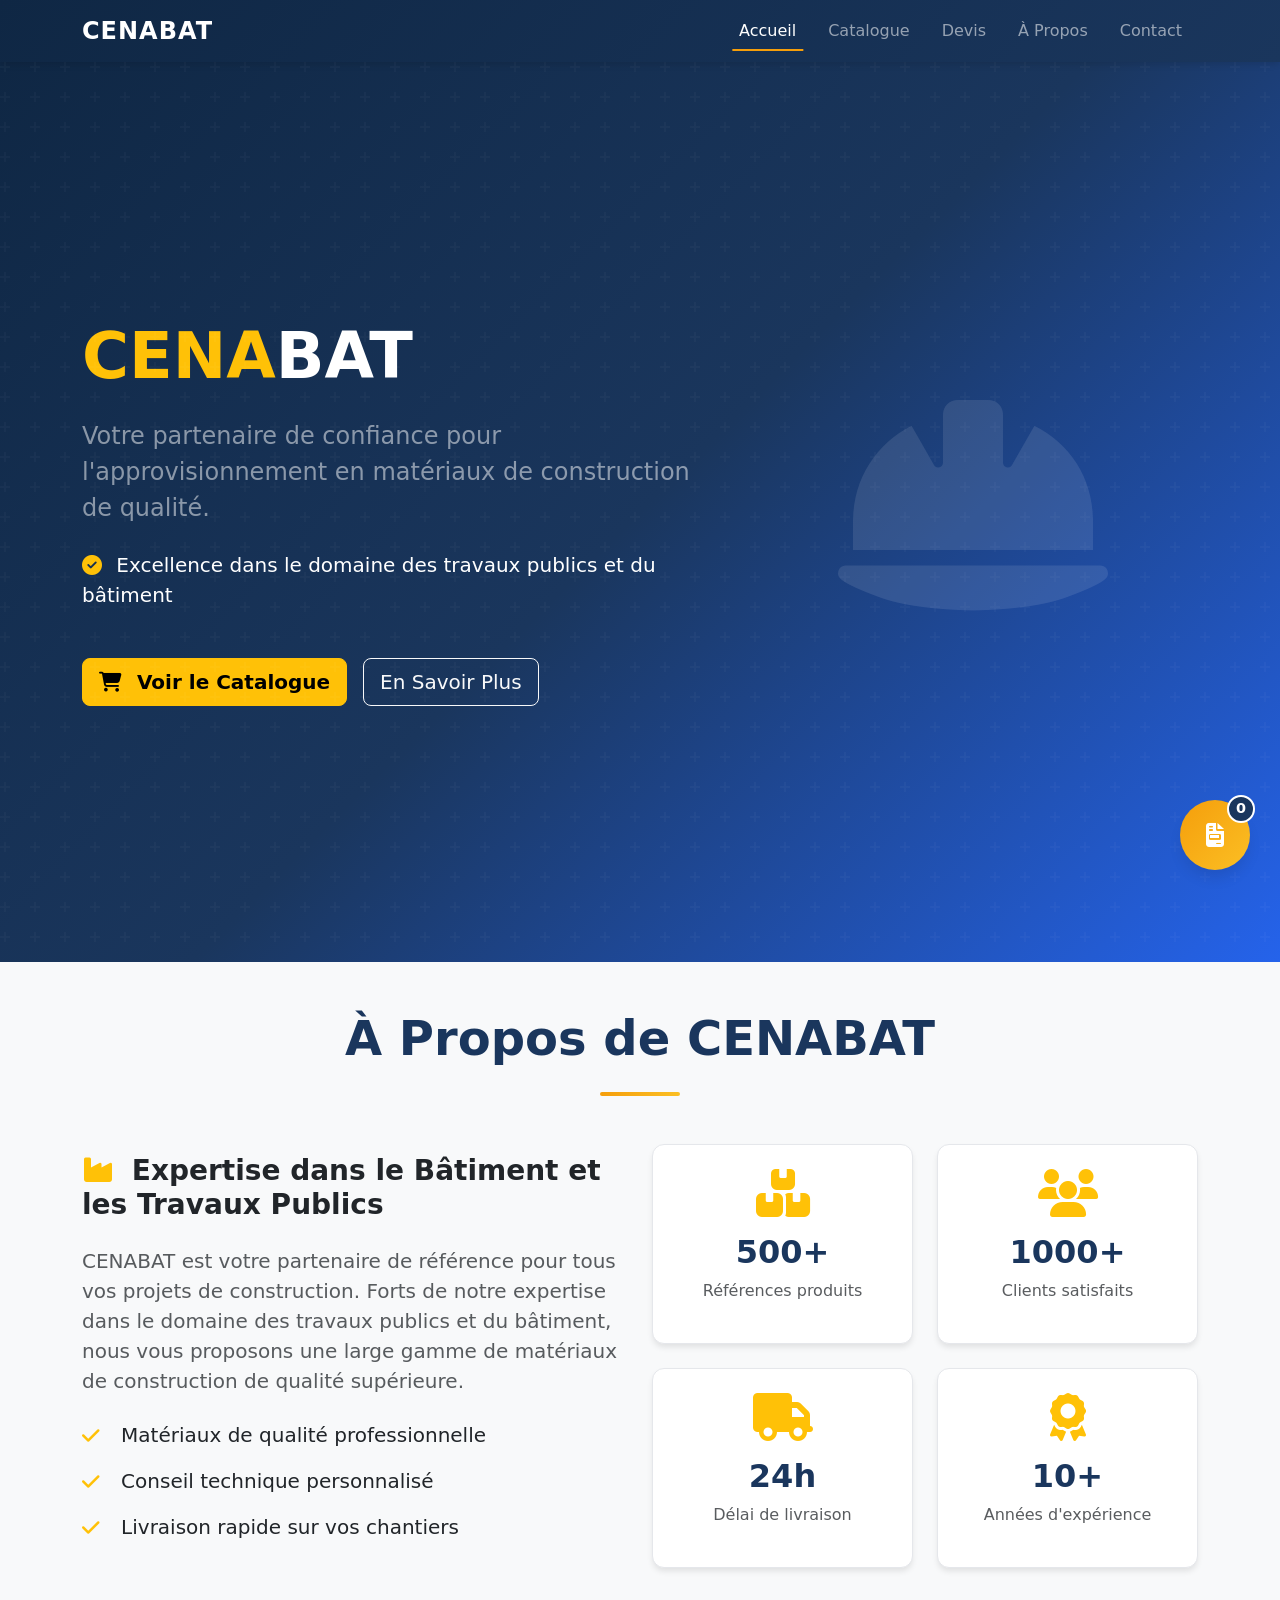
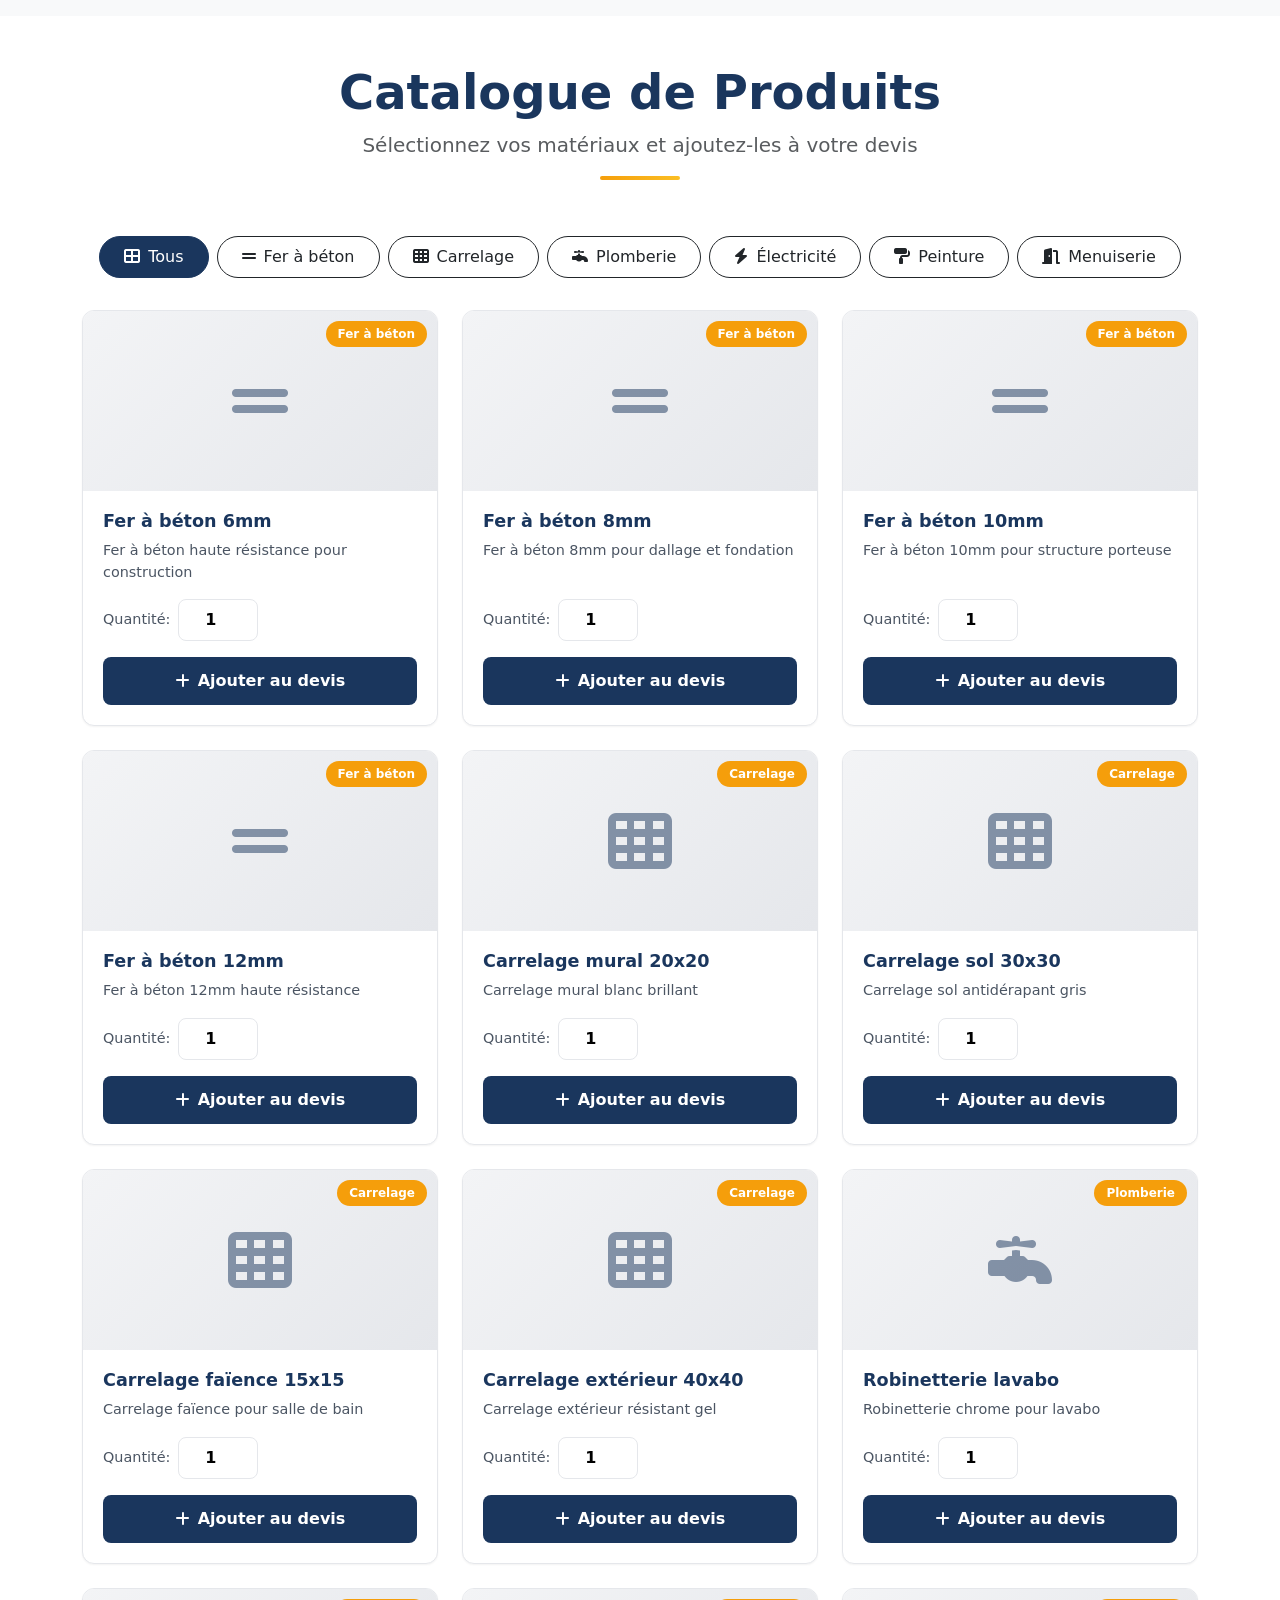
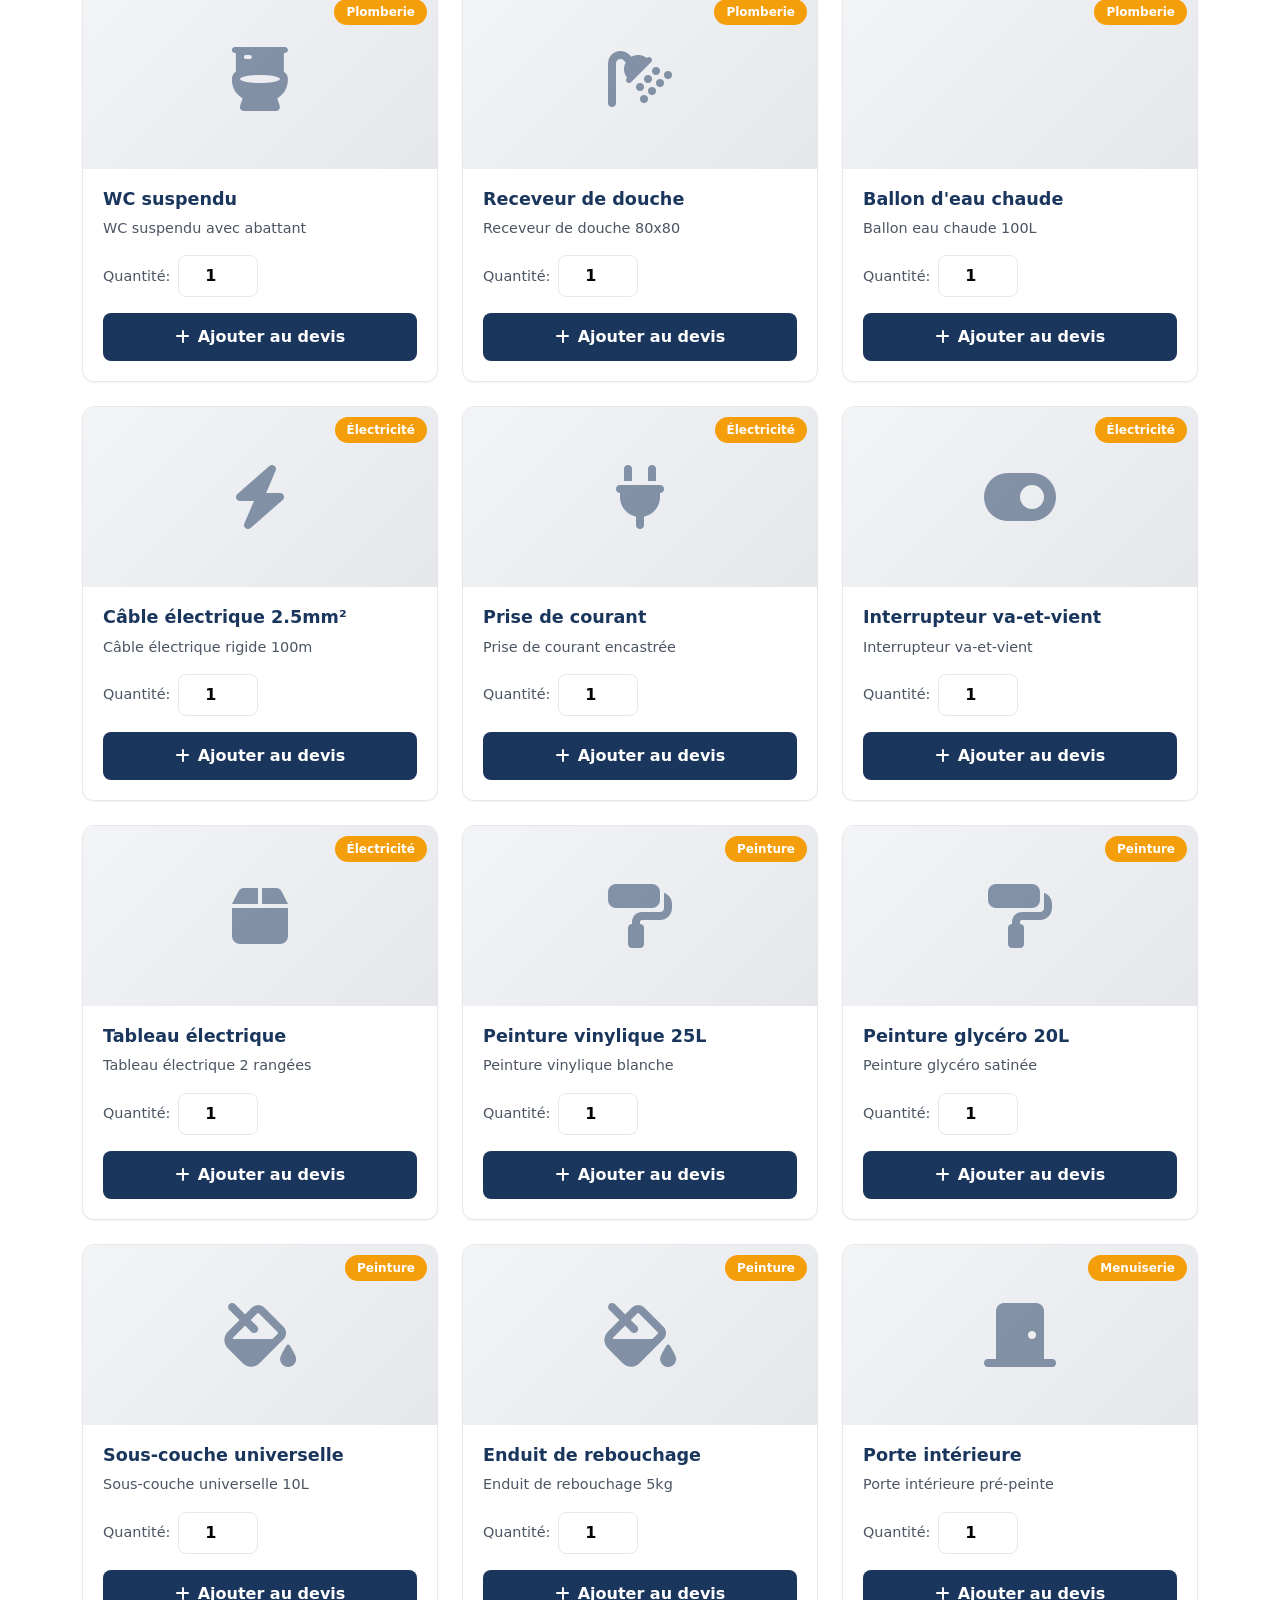
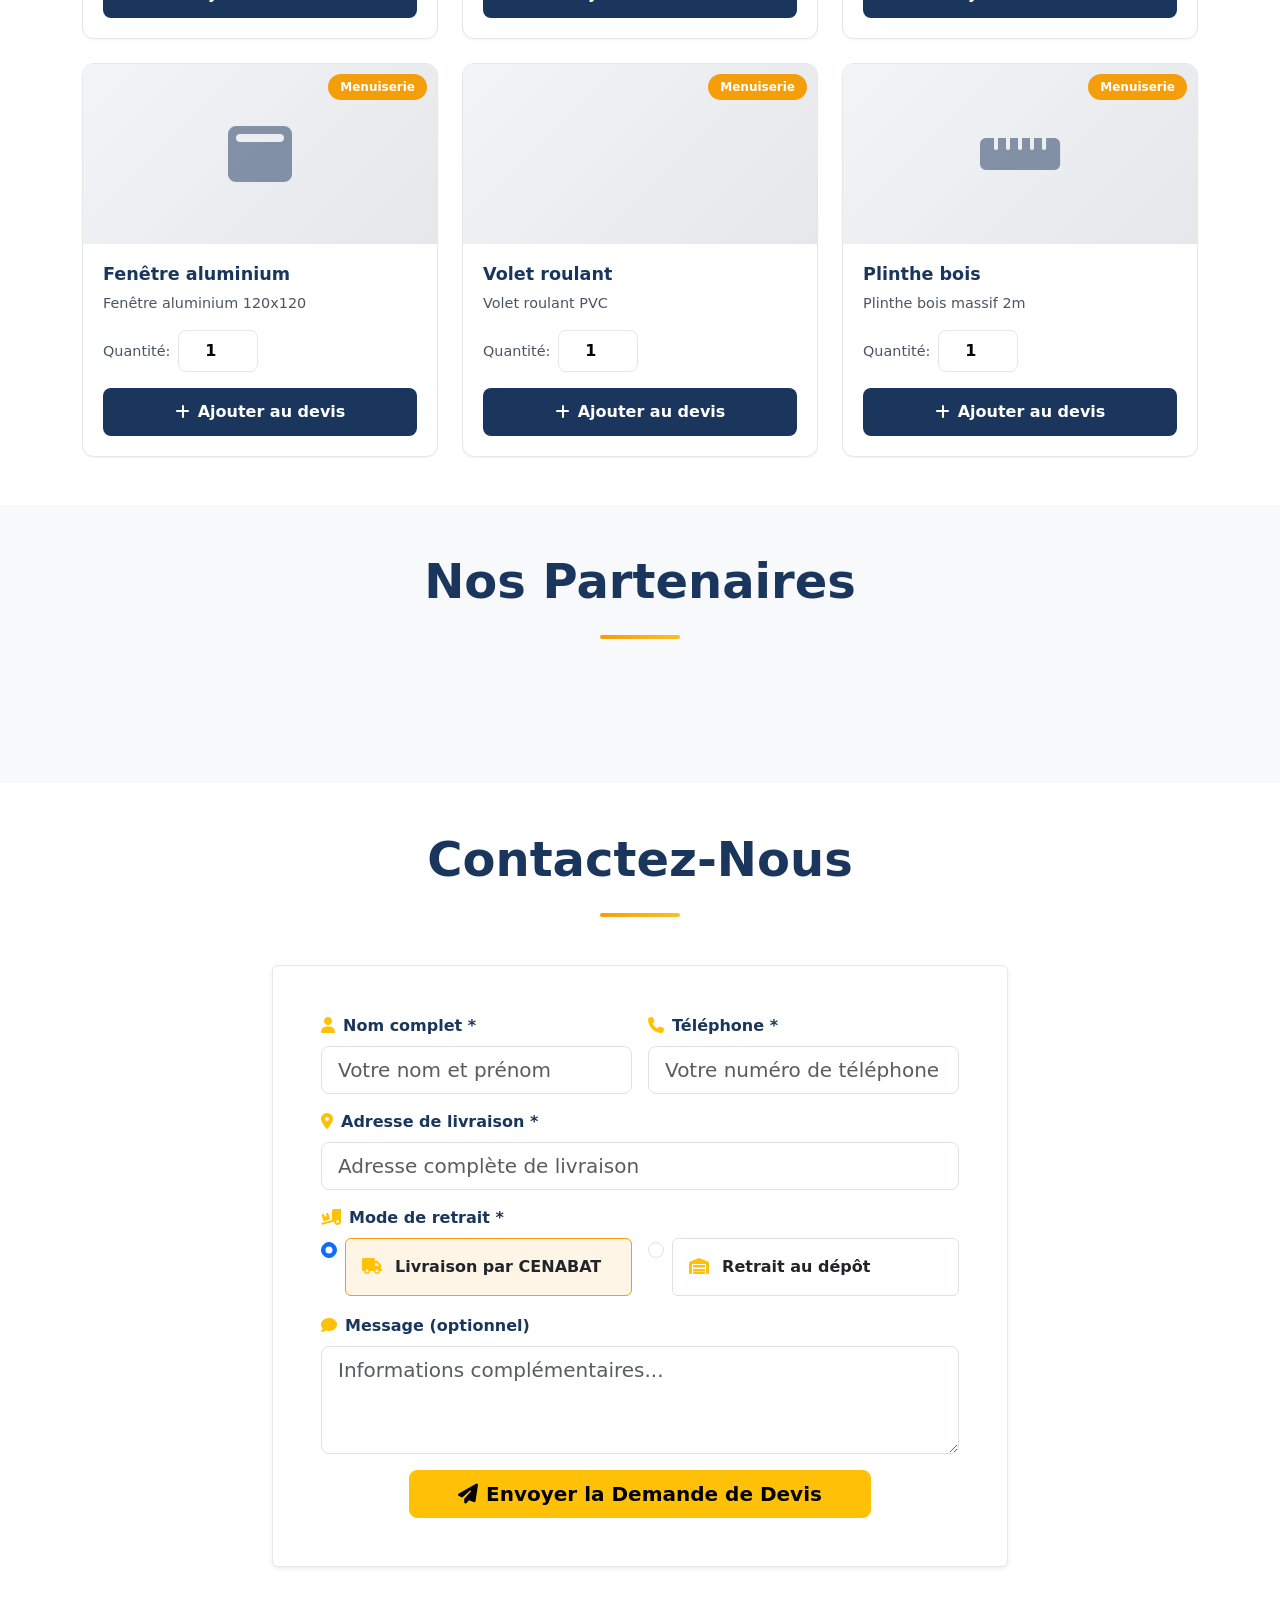
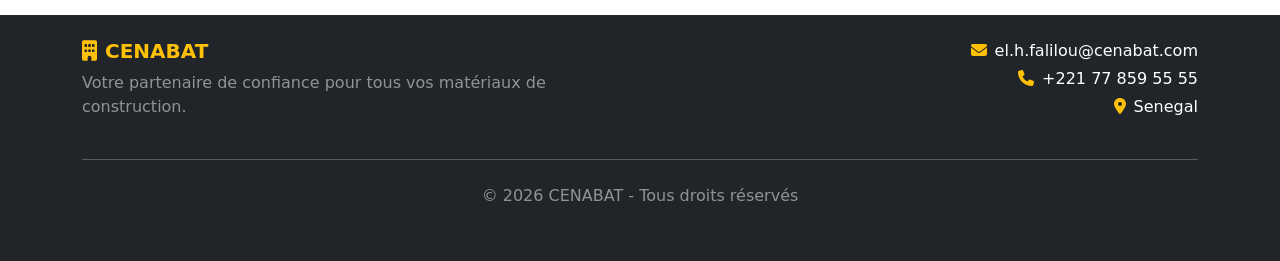
<file: index.html>
<!DOCTYPE html>
<html lang="fr">
<head>
    <meta charset="UTF-8">
    <meta name="viewport" content="width=device-width, initial-scale=1.0">
    <title>CENABAT - Matériaux de Construction</title>
    <link rel="stylesheet" href="css/style.css">
    <link href="https://cdn.jsdelivr.net/npm/bootstrap@5.3.0/dist/css/bootstrap.min.css" rel="stylesheet">
    <link rel="stylesheet" href="https://cdnjs.cloudflare.com/ajax/libs/font-awesome/6.4.0/css/all.min.css">
</head>
<body>
    <!-- Navigation -->
    <nav class="navbar navbar-expand-lg navbar-dark bg-dark sticky-top">
        <div class="container">
            <a class="navbar-brand d-flex align-items-center fw-bold" href="#" aria-label="CENABAT">
                <span class="brand-name">CENABAT</span>
            </a>
            <button class="navbar-toggler" type="button" data-bs-toggle="collapse" data-bs-target="#navbarNav">
                <span class="navbar-toggler-icon"></span>
            </button>
            <div class="collapse navbar-collapse" id="navbarNav">
                <ul class="navbar-nav ms-auto">
                    <li class="nav-item"><a class="nav-link active" href="index.html">Accueil</a></li>
                    <li class="nav-item"><a class="nav-link" href="catalogue.html">Catalogue</a></li>
                    <li class="nav-item"><a class="nav-link" href="devis.html">Devis</a></li>
                    <li class="nav-item"><a class="nav-link" href="apropos.html">À Propos</a></li>
                    <li class="nav-item"><a class="nav-link" href="contact.html">Contact</a></li>
                </ul>
            </div>
        </div>
    </nav>

    <!-- Hero Section -->
    <section id="accueil" class="hero-section">
        <div class="container">
            <div class="row align-items-center min-vh-100">
                <div class="col-lg-7">
                    <h1 class="display-3 fw-bold text-white mb-4">
                        <span class="text-warning">CENA</span>BAT
                    </h1>
                    <p class="lead text-white-50 mb-4 fs-4">
                        Votre partenaire de confiance pour l'approvisionnement en matériaux de construction de qualité.
                    </p>
                    <p class="text-white mb-5 fs-5">
                        <i class="fas fa-check-circle text-warning me-2"></i>
                        Excellence dans le domaine des travaux publics et du bâtiment
                    </p>
                    <div class="d-flex gap-3">
                        <a href="#produits" class="btn btn-warning btn-lg fw-bold">
                            <i class="fas fa-shopping-cart me-2"></i> Voir le Catalogue
                        </a>
                        <a href="#apropos" class="btn btn-outline-light btn-lg">
                            En Savoir Plus
                        </a>
                    </div>
                </div>
                <div class="col-lg-5 text-center">
                    <div class="hero-icon">
                        <i class="fas fa-hard-hat"></i>
                    </div>
                </div>
            </div>
        </div>
    </section>

    <!-- Section À Propos -->
    <section id="apropos" class="py-5 bg-light">
        <div class="container">
            <div class="row">
                <div class="col-12 text-center mb-5">
                    <h2 class="display-5 fw-bold section-title">À Propos de CENABAT</h2>
                    <div class="divider mx-auto"></div>
                </div>
            </div>
            <div class="row align-items-center">
                <div class="col-lg-6 mb-4 mb-lg-0">
                    <div class="about-content">
                        <h3 class="fw-bold text-dark mb-4">
                            <i class="fas fa-industry text-warning me-2"></i>
                            Expertise dans le Bâtiment et les Travaux Publics
                        </h3>
                        <p class="text-muted fs-5 mb-4">
                            CENABAT est votre partenaire de référence pour tous vos projets de construction.
                            Forts de notre expertise dans le domaine des travaux publics et du bâtiment,
                            nous vous proposons une large gamme de matériaux de construction de qualité
                            supérieure.
                        </p>
                        <ul class="list-unstyled">
                            <li class="mb-3">
                                <i class="fas fa-check text-warning me-3 fa-lg"></i>
                                <span class="fs-5">Matériaux de qualité professionnelle</span>
                            </li>
                            <li class="mb-3">
                                <i class="fas fa-check text-warning me-3 fa-lg"></i>
                                <span class="fs-5">Conseil technique personnalisé</span>
                            </li>
                            <li class="mb-3">
                                <i class="fas fa-check text-warning me-3 fa-lg"></i>
                                <span class="fs-5">Livraison rapide sur vos chantiers</span>
                            </li>
                        </ul>
                    </div>
                </div>
                <div class="col-lg-6">
                    <div class="row g-4">
                        <div class="col-6">
                            <div class="stat-card text-center p-4">
                                <i class="fas fa-boxes fa-3x text-warning mb-3"></i>
                                <h4 class="fw-bold">500+</h4>
                                <p class="text-muted">Références produits</p>
                            </div>
                        </div>
                        <div class="col-6">
                            <div class="stat-card text-center p-4">
                                <i class="fas fa-users fa-3x text-warning mb-3"></i>
                                <h4 class="fw-bold">1000+</h4>
                                <p class="text-muted">Clients satisfaits</p>
                            </div>
                        </div>
                        <div class="col-6">
                            <div class="stat-card text-center p-4">
                                <i class="fas fa-truck fa-3x text-warning mb-3"></i>
                                <h4 class="fw-bold">24h</h4>
                                <p class="text-muted">Délai de livraison</p>
                            </div>
                        </div>
                        <div class="col-6">
                            <div class="stat-card text-center p-4">
                                <i class="fas fa-award fa-3x text-warning mb-3"></i>
                                <h4 class="fw-bold">10+</h4>
                                <p class="text-muted">Années d'expérience</p>
                            </div>
                        </div>
                    </div>
                </div>
            </div>
        </div>
    </section>

    <!-- Catalogue de Produits -->
    <section id="produits" class="py-5">
        <div class="container">
            <div class="row">
                <div class="col-12 text-center mb-5">
                    <h2 class="display-5 fw-bold section-title">Catalogue de Produits</h2>
                    <p class="text-muted fs-5">Sélectionnez vos matériaux et ajoutez-les à votre devis</p>
                    <div class="divider mx-auto"></div>
                </div>
            </div>

            <!-- Filtres par catégorie -->
            <div class="row mb-4">
                <div class="col-12">
                    <div class="category-filters d-flex flex-wrap justify-content-center gap-2">
                        <button class="btn btn-outline-dark active" data-category="all">
                            <i class="fas fa-th-large me-2"></i>Tous
                        </button>
                        <button class="btn btn-outline-dark" data-category="fer">
                            <i class="fas fa-grip-lines me-2"></i>Fer à béton
                        </button>
                        <button class="btn btn-outline-dark" data-category="carrelage">
                            <i class="fas fa-th me-2"></i>Carrelage
                        </button>
                        <button class="btn btn-outline-dark" data-category="plomberie">
                            <i class="fas fa-faucet me-2"></i>Plomberie
                        </button>
                        <button class="btn btn-outline-dark" data-category="electricite">
                            <i class="fas fa-bolt me-2"></i>Électricité
                        </button>
                        <button class="btn btn-outline-dark" data-category="peinture">
                            <i class="fas fa-paint-roller me-2"></i>Peinture
                        </button>
                        <button class="btn btn-outline-dark" data-category="menuiserie">
                            <i class="fas fa-door-open me-2"></i>Menuiserie
                        </button>
                    </div>
                </div>
            </div>

            <!-- Grille de produits -->
            <div class="row g-4" id="products-grid">
                <!-- Les produits seront injectés ici par JavaScript -->
            </div>
        </div>
    </section>

    <!-- Section Partenaires -->
    <section id="partenaires" class="py-5 bg-light">
        <div class="container">
            <div class="row">
                <div class="col-12 text-center mb-5">
                    <h2 class="display-5 fw-bold section-title">Nos Partenaires</h2>
                    <div class="divider mx-auto"></div>
                </div>
            </div>
            <div class="row justify-content-center align-items-center g-4" id="partners-grid">
                <div class="col-12 text-center text-muted py-4">
                </div>
            </div>
        </div>
    </section>

    <!-- Section Contact -->
    <section id="contact" class="py-5">
        <div class="container">
            <div class="row">
                <div class="col-12 text-center mb-5">
                    <h2 class="display-5 fw-bold section-title">Contactez-Nous</h2>
                    <div class="divider mx-auto"></div>
                </div>
            </div>
            <div class="row justify-content-center">
                <div class="col-lg-8">
                    <div class="contact-form bg-white p-5 shadow-sm rounded">
                        <form id="devis-form">
                            <div class="row g-3">
                                <div class="col-md-6">
                                    <label class="form-label fw-bold">
                                        <i class="fas fa-user text-warning me-2"></i>Nom complet *
                                    </label>
                                    <input type="text" class="form-control form-control-lg" required 
                                           placeholder="Votre nom et prénom">
                                </div>
                                <div class="col-md-6">
                                    <label class="form-label fw-bold">
                                        <i class="fas fa-phone text-warning me-2"></i>Téléphone *
                                    </label>
                                    <input type="tel" class="form-control form-control-lg" required 
                                           placeholder="Votre numéro de téléphone">
                                </div>
                                <div class="col-12">
                                    <label class="form-label fw-bold">
                                        <i class="fas fa-map-marker-alt text-warning me-2"></i>Adresse de livraison *
                                    </label>
                                    <input type="text" class="form-control form-control-lg" required 
                                           placeholder="Adresse complète de livraison">
                                </div>
                                <div class="col-12">
                                    <label class="form-label fw-bold">
                                        <i class="fas fa-truck-loading text-warning me-2"></i>Mode de retrait *
                                    </label>
                                    <div class="row g-3">
                                        <div class="col-md-6">
                                            <div class="form-check form-check-inline w-100">
                                                <input class="form-check-input" type="radio" 
                                                       name="modeRetrait" id="livraison" value="livraison" checked>
                                                <label class="form-check-label w-100 p-3 border rounded" for="livraison">
                                                    <i class="fas fa-truck text-warning me-2"></i>
                                                    <strong>Livraison par CENABAT</strong>
                                                </label>
                                            </div>
                                        </div>
                                        <div class="col-md-6">
                                            <div class="form-check form-check-inline w-100">
                                                <input class="form-check-input" type="radio" 
                                                       name="modeRetrait" id="retrait" value="retrait">
                                                <label class="form-check-label w-100 p-3 border rounded" for="retrait">
                                                    <i class="fas fa-warehouse text-warning me-2"></i>
                                                    <strong>Retrait au dépôt</strong>
                                                </label>
                                            </div>
                                        </div>
                                    </div>
                                </div>
                                <div class="col-12">
                                    <label class="form-label fw-bold">
                                        <i class="fas fa-comment text-warning me-2"></i>Message (optionnel)
                                    </label>
                                    <textarea class="form-control form-control-lg" rows="3" 
                                              placeholder="Informations complémentaires..."></textarea>
                                </div>
                                <div class="col-12 text-center">
                                    <button type="submit" class="btn btn-warning btn-lg fw-bold px-5">
                                        <i class="fas fa-paper-plane me-2"></i>Envoyer la Demande de Devis
                                    </button>
                                </div>
                            </div>
                        </form>
                    </div>
                </div>
            </div>
        </div>
    </section>

    <!-- Footer -->
    <footer class="bg-dark text-white py-4">
        <div class="container">
            <div class="row">
                <div class="col-md-6">
                    <h5 class="fw-bold text-warning">
                        <i class="fas fa-building me-2"></i>CENABAT
                    </h5>
                    <p class="text-white-50">Votre partenaire de confiance pour tous vos matériaux de construction.</p>
                </div>
                <div class="col-md-6 text-md-end">
                    <p class="mb-1">
                        <i class="fas fa-envelope text-warning me-2"></i>el.h.falilou@cenabat.com
                    </p>
                    <p class="mb-1">
                        <i class="fas fa-phone text-warning me-2"></i>+221 77 859 55 55
                    </p>
                    <p>
                        <i class="fas fa-map-marker-alt text-warning me-2"></i>Senegal
                    </p>
                </div>
            </div>
            <hr class="my-4">
            <div class="row">
                <div class="col-12 text-center">
                    <p class="text-white-50 mb-0">
                        &copy; 2026 CENABAT - Tous droits réservés
                    </p>
                    <small class="text-muted d-block mt-2"><a href="admin.html" class="text-muted" style="text-decoration: none;"><i class="fas fa-cog"></i></a></small>
                </div>
            </div>
        </div>
    </footer>

    <!-- Bouton Flottant Panier -->
    <button class="floating-cart-btn" data-bs-toggle="modal" data-bs-target="#cartModal">
        <i class="fas fa-file-invoice"></i>
        <span class="cart-badge" id="cart-count">0</span>
    </button>

    <!-- Modal Panier/Devis -->
    <div class="modal fade" id="cartModal" tabindex="-1">
        <div class="modal-dialog modal-lg modal-dialog-centered">
            <div class="modal-content">
                <div class="modal-header bg-dark text-white">
                    <h5 class="modal-title fw-bold">
                        <i class="fas fa-file-invoice me-2"></i>Mon Devis
                    </h5>
                    <button type="button" class="btn-close btn-close-white" data-bs-dismiss="modal"></button>
                </div>
                <div class="modal-body">
                    <div id="cart-items">
                        <p class="text-center text-muted py-5">
                            <i class="fas fa-shopping-cart fa-3x mb-3 d-block"></i>
                            Votre devis est vide
                        </p>
                    </div>
                    <div id="cart-summary" class="d-none">
                        <hr>
                        <div class="d-flex justify-content-between align-items-center mb-3">
                            <span class="fs-5 fw-bold">Total articles:</span>
                            <span class="fs-4 fw-bold text-warning" id="cart-total">0</span>
                        </div>
                    </div>
                </div>
                <div class="modal-footer">
                    <button type="button" class="btn btn-outline-secondary" data-bs-dismiss="modal">
                        <i class="fas fa-times me-2"></i>Continuer mes achats
                    </button>
                    <button type="button" class="btn btn-warning fw-bold" id="validate-devis">
                        <i class="fas fa-check me-2"></i>Valider mon devis
                    </button>
                </div>
            </div>
        </div>
    </div>

    <!-- Modal Confirmation -->
    <div class="modal fade" id="confirmModal" tabindex="-1">
        <div class="modal-dialog modal-dialog-centered">
            <div class="modal-content">
                <div class="modal-header bg-success text-white">
                    <h5 class="modal-title fw-bold">
                        <i class="fas fa-check-circle me-2"></i>Devis Envoyé !
                    </h5>
                    <button type="button" class="btn-close btn-close-white" data-bs-dismiss="modal"></button>
                </div>
                <div class="modal-body text-center py-4">
                    <i class="fas fa-check-circle text-success fa-4x mb-3"></i>
                    <h4>Votre demande de devis a été envoyée avec succès !</h4>
                    <p class="text-muted">Notre équipe vous contactera dans les plus brefs délais.</p>
                </div>
                <div class="modal-footer justify-content-center">
                    <button type="button" class="btn btn-success" data-bs-dismiss="modal">
                        <i class="fas fa-thumbs-up me-2"></i>Merci !
                    </button>
                </div>
            </div>
        </div>
    </div>

    <script src="https://cdn.jsdelivr.net/npm/bootstrap@5.3.0/dist/js/bootstrap.bundle.min.js"></script>
    <script src="js/app.js"></script>
</body>
</html>
</file>
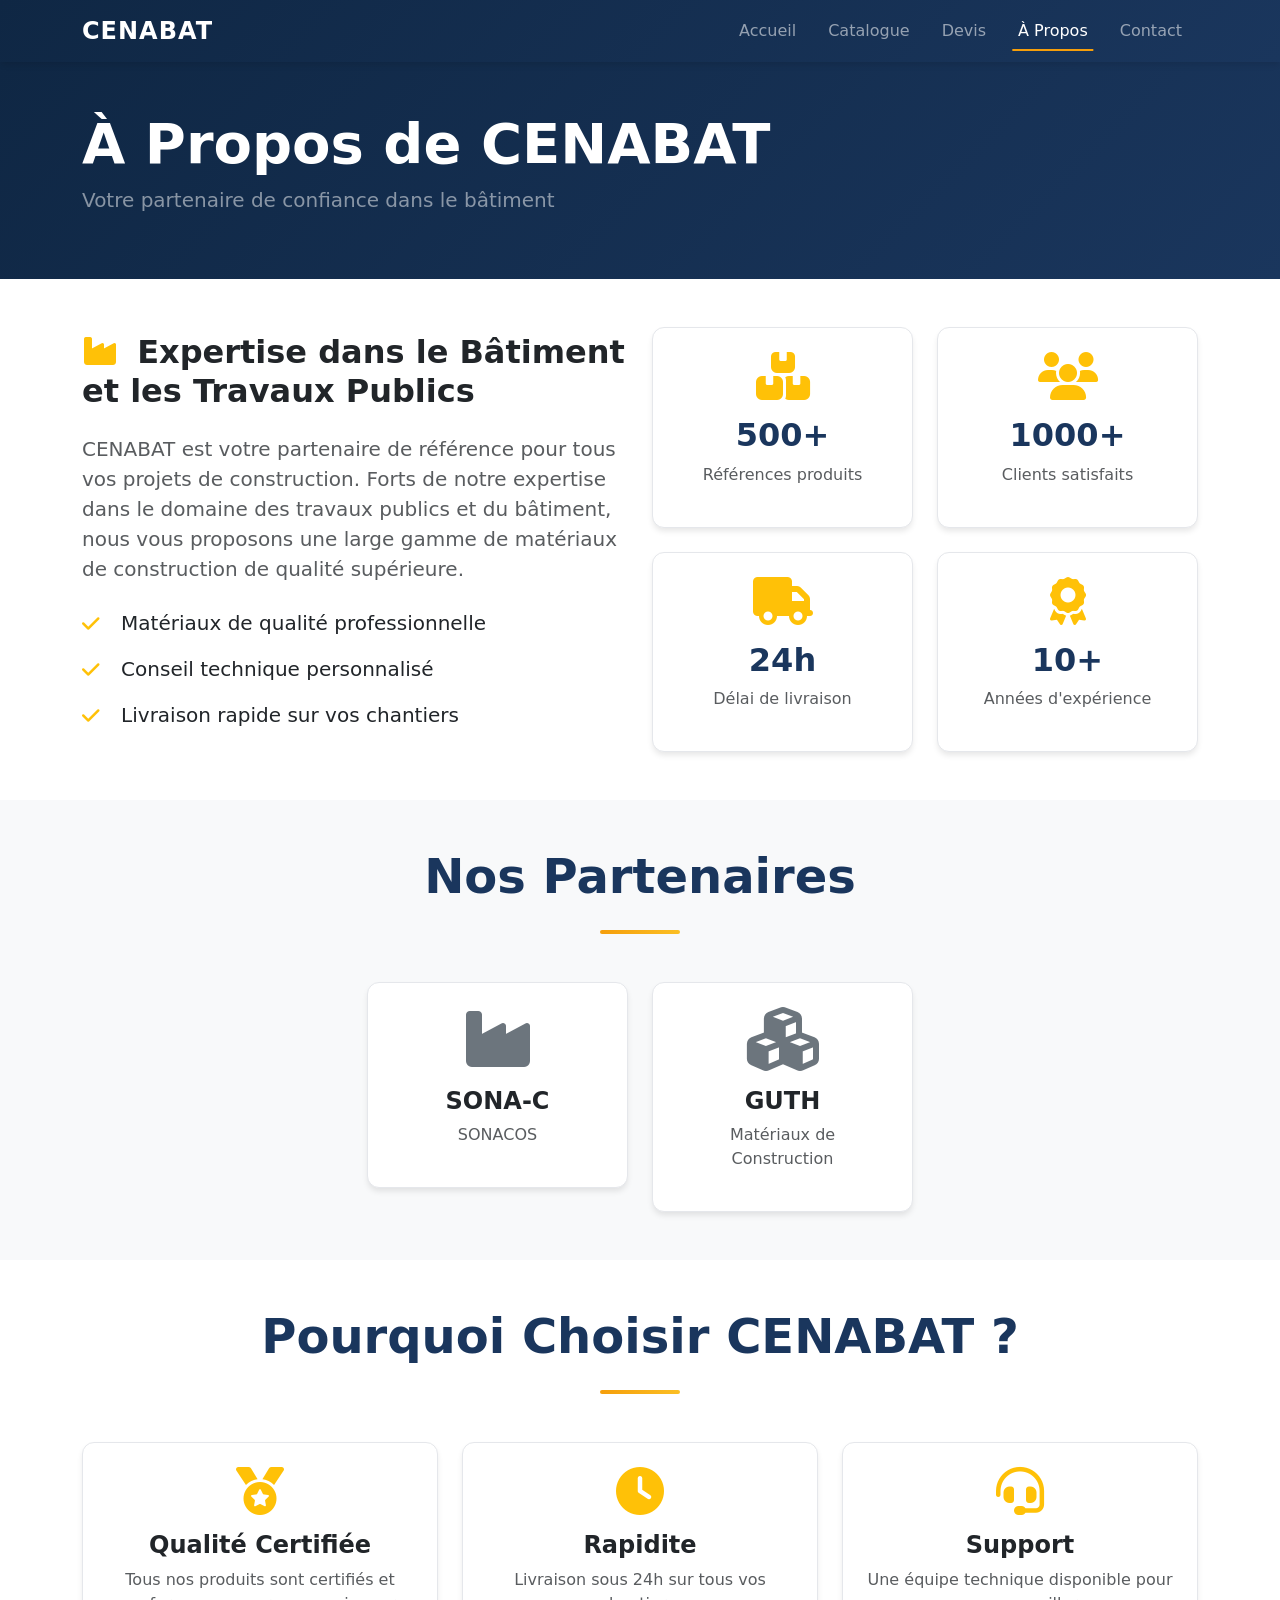
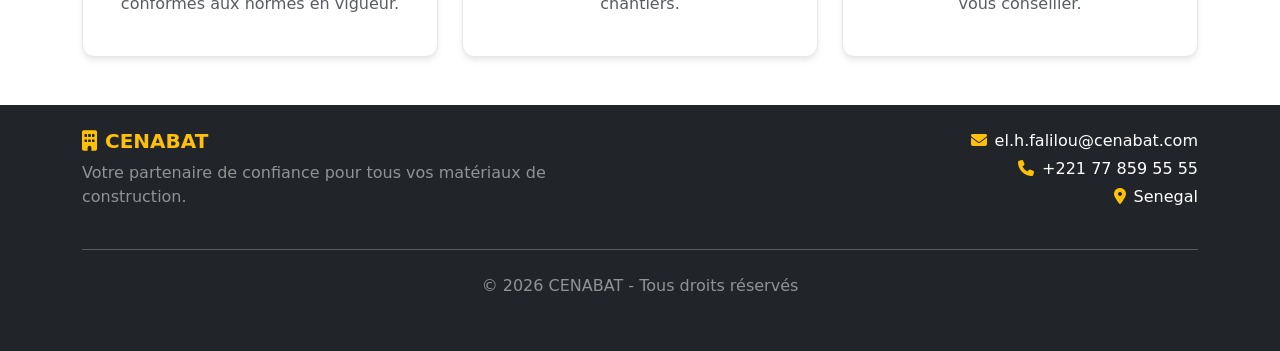
<file: apropos.html>
<!DOCTYPE html>
<html lang="fr">
<head>
    <meta charset="UTF-8">
    <meta name="viewport" content="width=device-width, initial-scale=1.0">
    <title>À Propos - CENABAT</title>
    <link rel="stylesheet" href="css/style.css">
    <link href="https://cdn.jsdelivr.net/npm/bootstrap@5.3.0/dist/css/bootstrap.min.css" rel="stylesheet">
    <link rel="stylesheet" href="https://cdnjs.cloudflare.com/ajax/libs/font-awesome/6.4.0/css/all.min.css">
</head>
<body>
    <!-- Navigation -->
    <nav class="navbar navbar-expand-lg navbar-dark bg-dark sticky-top">
        <div class="container">
            <a class="navbar-brand d-flex align-items-center fw-bold" href="#" aria-label="CENABAT">
                <span class="brand-name">CENABAT</span>
                <span class="visually-hidden">CENABAT</span>
            </a>
            <button class="navbar-toggler" type="button" data-bs-toggle="collapse" data-bs-target="#navbarNav">
                <span class="navbar-toggler-icon"></span>
            </button>
            <div class="collapse navbar-collapse" id="navbarNav">
                <ul class="navbar-nav ms-auto">
                    <li class="nav-item"><a class="nav-link" href="index.html">Accueil</a></li>
                    <li class="nav-item"><a class="nav-link" href="catalogue.html">Catalogue</a></li>
                    <li class="nav-item"><a class="nav-link" href="devis.html">Devis</a></li>
                    <li class="nav-item"><a class="nav-link active" href="apropos.html">À Propos</a></li>
                    <li class="nav-item"><a class="nav-link" href="contact.html">Contact</a></li>
                </ul>
            </div>
        </div>
    </nav>

    <!-- Header -->
    <section class="page-header bg-primary-custom py-5">
        <div class="container">
            <h1 class="display-4 fw-bold text-white">À Propos de CENABAT</h1>
            <p class="text-white-50 fs-5">Votre partenaire de confiance dans le bâtiment</p>
        </div>
    </section>

    <!-- About Section -->
    <section class="py-5">
        <div class="container">
            <div class="row align-items-center">
                <div class="col-lg-6 mb-4 mb-lg-0">
                    <h2 class="fw-bold text-dark mb-4">
                        <i class="fas fa-industry text-warning me-2"></i>
                        Expertise dans le Bâtiment et les Travaux Publics
                    </h2>
                    <p class="text-muted fs-5 mb-4">
                        CENABAT est votre partenaire de référence pour tous vos projets de construction.
                        Forts de notre expertise dans le domaine des travaux publics et du bâtiment,
                        nous vous proposons une large gamme de matériaux de construction de qualité supérieure.
                    </p>
                    <ul class="list-unstyled">
                        <li class="mb-3">
                            <i class="fas fa-check text-warning me-3 fa-lg"></i>
                            <span class="fs-5">Matériaux de qualité professionnelle</span>
                        </li>
                        <li class="mb-3">
                            <i class="fas fa-check text-warning me-3 fa-lg"></i>
                            <span class="fs-5">Conseil technique personnalisé</span>
                        </li>
                        <li class="mb-3">
                            <i class="fas fa-check text-warning me-3 fa-lg"></i>
                            <span class="fs-5">Livraison rapide sur vos chantiers</span>
                        </li>
                    </ul>
                </div>
                <div class="col-lg-6">
                    <div class="row g-4">
                        <div class="col-6">
                            <div class="stat-card text-center p-4">
                                <i class="fas fa-boxes fa-3x text-warning mb-3"></i>
                                <h4 class="fw-bold">500+</h4>
                                <p class="text-muted">Références produits</p>
                            </div>
                        </div>
                        <div class="col-6">
                            <div class="stat-card text-center p-4">
                                <i class="fas fa-users fa-3x text-warning mb-3"></i>
                                <h4 class="fw-bold">1000+</h4>
                                <p class="text-muted">Clients satisfaits</p>
                            </div>
                        </div>
                        <div class="col-6">
                            <div class="stat-card text-center p-4">
                                <i class="fas fa-truck fa-3x text-warning mb-3"></i>
                                <h4 class="fw-bold">24h</h4>
                                <p class="text-muted">Délai de livraison</p>
                            </div>
                        </div>
                        <div class="col-6">
                            <div class="stat-card text-center p-4">
                                <i class="fas fa-award fa-3x text-warning mb-3"></i>
                                <h4 class="fw-bold">10+</h4>
                                <p class="text-muted">Années d'expérience</p>
                            </div>
                        </div>
                    </div>
                </div>
            </div>
        </div>
    </section>

    <!-- Partenaires -->
    <section class="py-5 bg-light">
        <div class="container">
            <div class="row">
                <div class="col-12 text-center mb-5">
                    <h2 class="display-5 fw-bold section-title">Nos Partenaires</h2>
                    <div class="divider mx-auto"></div>
                </div>
            </div>
            <div class="row justify-content-center g-4">
                <div class="col-6 col-md-4 col-lg-3">
                    <div class="partner-card text-center p-4">
                        <i class="fas fa-industry fa-4x text-secondary mb-3"></i>
                        <h4 class="fw-bold">SONA-C</h4>
                        <p class="text-muted">SONACOS</p>
                    </div>
                </div>
                <div class="col-6 col-md-4 col-lg-3">
                    <div class="partner-card text-center p-4">
                        <i class="fas fa-cubes fa-4x text-secondary mb-3"></i>
                        <h4 class="fw-bold">GUTH</h4>
                        <p class="text-muted">Matériaux de Construction</p>
                    </div>
                </div>
            </div>
        </div>
    </section>

    <!-- Why Choose Us -->
    <section class="py-5">
        <div class="container">
            <div class="row">
                <div class="col-12 text-center mb-5">
                    <h2 class="display-5 fw-bold section-title">Pourquoi Choisir CENABAT ?</h2>
                    <div class="divider mx-auto"></div>
                </div>
            </div>
            <div class="row g-4">
                <div class="col-md-4">
                    <div class="service-card text-center p-4">
                        <i class="fas fa-medal fa-3x text-warning mb-3"></i>
                        <h4 class="fw-bold">Qualité Certifiée</h4>
                        <p class="text-muted">Tous nos produits sont certifiés et conformes aux normes en vigueur.</p>
                    </div>
                </div>
                <div class="col-md-4">
                    <div class="service-card text-center p-4">
                        <i class="fas fa-clock fa-3x text-warning mb-3"></i>
                        <h4 class="fw-bold">Rapidite</h4>
                        <p class="text-muted">Livraison sous 24h sur tous vos chantiers.</p>
                    </div>
                </div>
                <div class="col-md-4">
                    <div class="service-card text-center p-4">
                        <i class="fas fa-headset fa-3x text-warning mb-3"></i>
                        <h4 class="fw-bold">Support</h4>
                        <p class="text-muted">Une équipe technique disponible pour vous conseiller.</p>
                    </div>
                </div>
            </div>
        </div>
    </section>

    <!-- Footer -->
    <footer class="bg-dark text-white py-4">
        <div class="container">
            <div class="row">
                <div class="col-md-6">
                    <h5 class="fw-bold text-warning"><i class="fas fa-building me-2"></i>CENABAT</h5>
                    <p class="text-white-50">Votre partenaire de confiance pour tous vos matériaux de construction.</p>
                </div>
                <div class="col-md-6 text-md-end">
                    <p class="mb-1"><i class="fas fa-envelope text-warning me-2"></i>el.h.falilou@cenabat.com</p>
                    <p class="mb-1"><i class="fas fa-phone text-warning me-2"></i>+221 77 859 55 55</p>
                    <p><i class="fas fa-map-marker-alt text-warning me-2"></i>Senegal</p>
                </div>
            </div>
            <hr class="my-4">
            <div class="row">
                <div class="col-12 text-center">
                    <p class="text-white-50 mb-0">&copy; 2026 CENABAT - Tous droits réservés</p>
                    <small class="text-muted d-block mt-2"><a href="admin.html" class="text-muted" style="text-decoration: none;"><i class="fas fa-cog"></i></a></small>
                </div>
            </div>
        </div>
    </footer>

    <script src="https://cdn.jsdelivr.net/npm/bootstrap@5.3.0/dist/js/bootstrap.bundle.min.js"></script>
    <script src="js/app.js"></script>
</body>
</html>
</file>
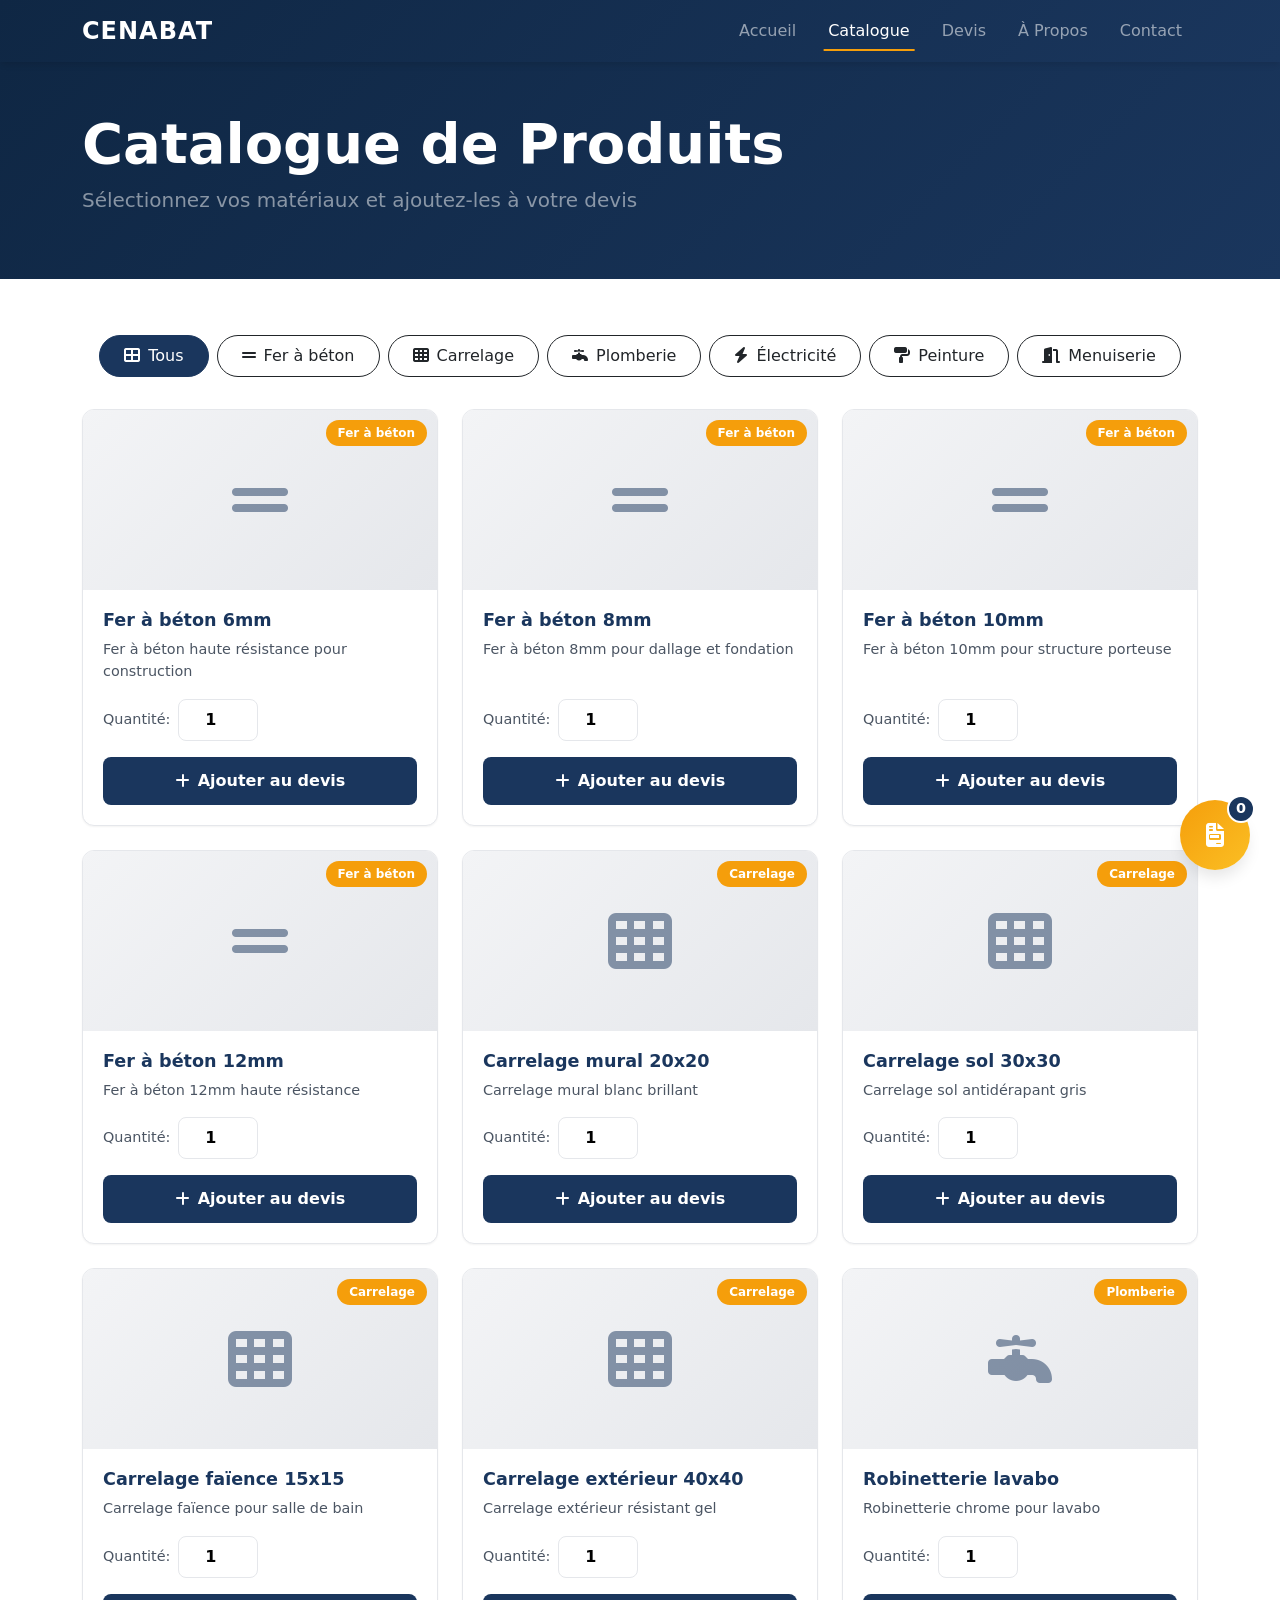
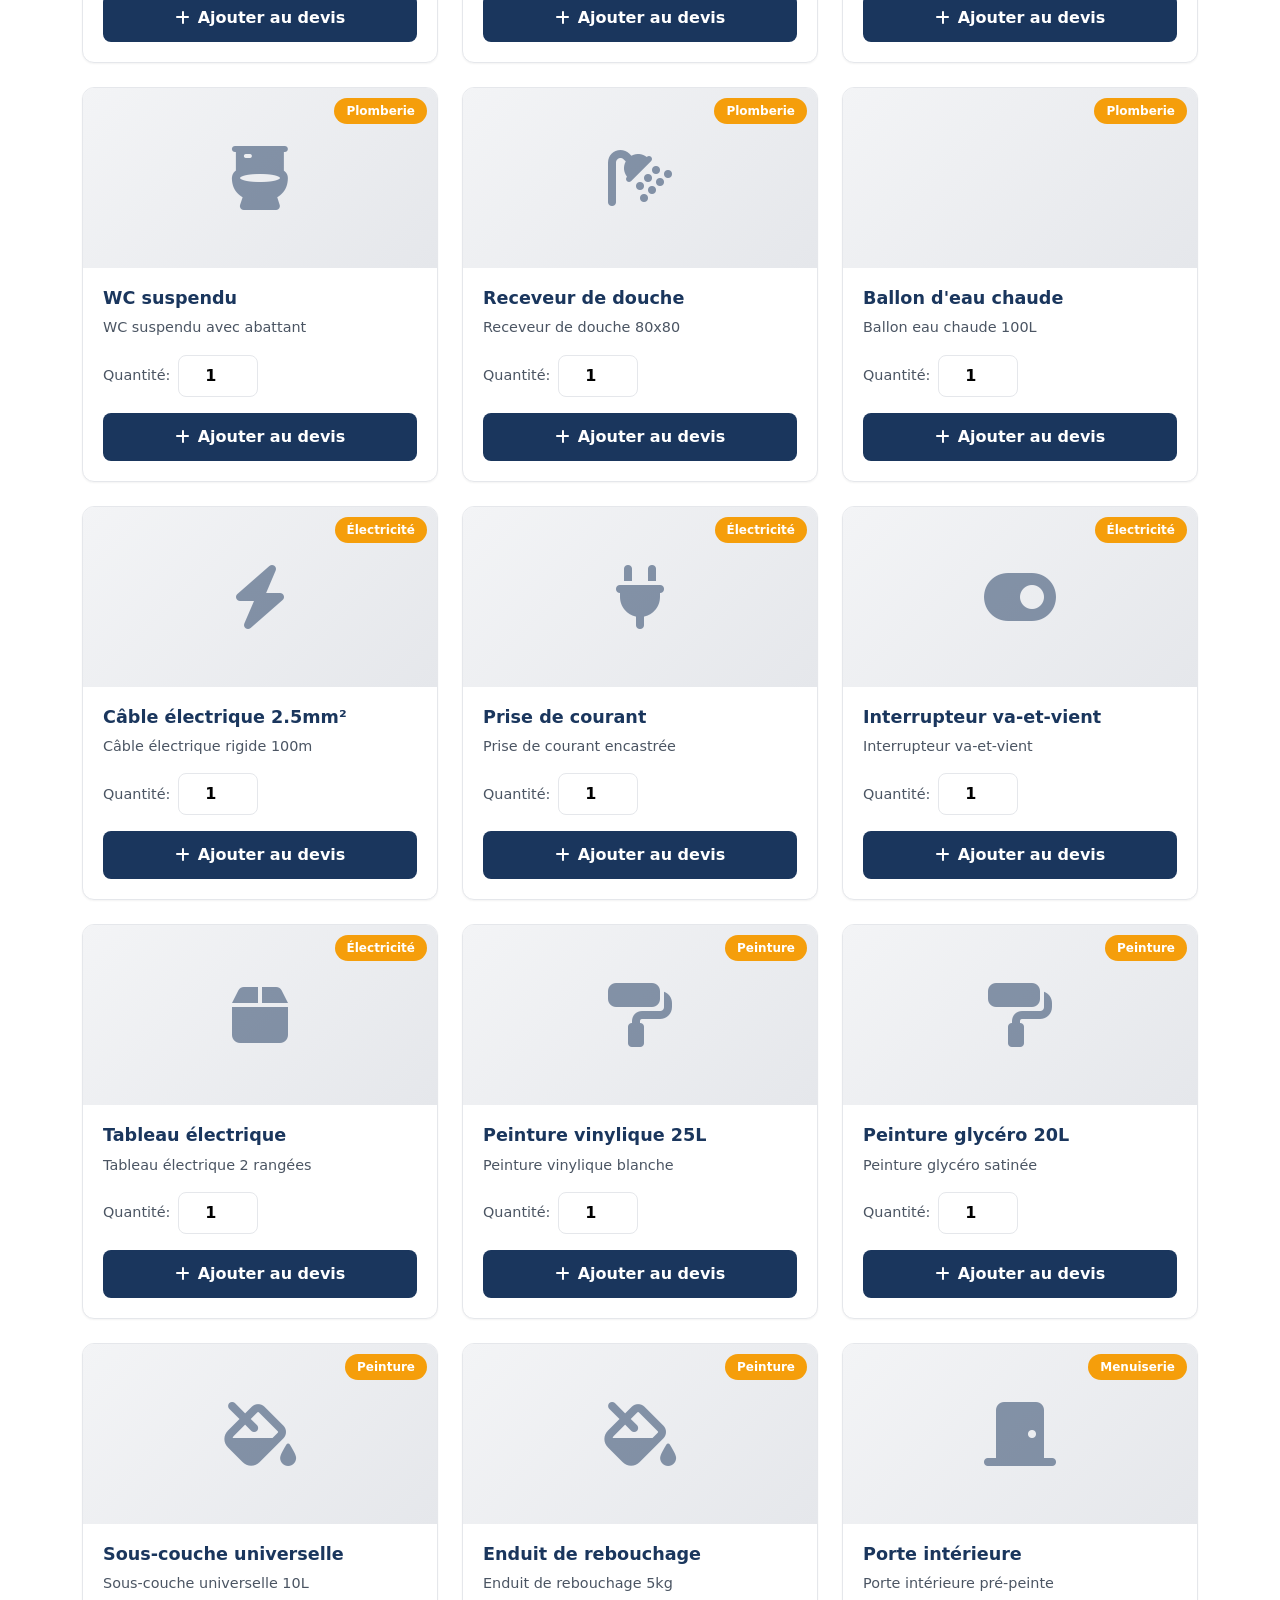
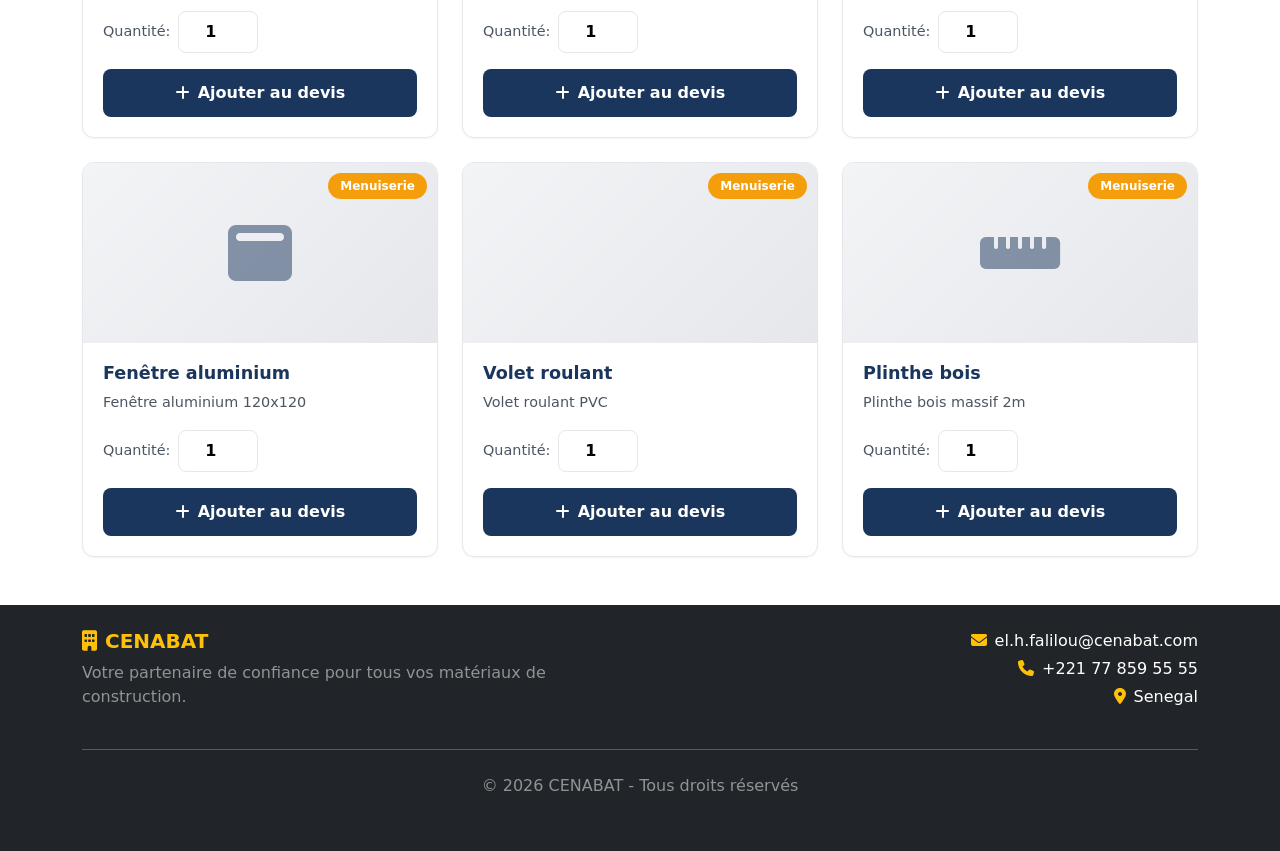
<file: catalogue.html>
<!DOCTYPE html>
<html lang="fr">
<head>
    <meta charset="UTF-8">
    <meta name="viewport" content="width=device-width, initial-scale=1.0">
    <title>Catalogue - CENABAT</title>
    <link rel="stylesheet" href="css/style.css">
    <link href="https://cdn.jsdelivr.net/npm/bootstrap@5.3.0/dist/css/bootstrap.min.css" rel="stylesheet">
    <link rel="stylesheet" href="https://cdnjs.cloudflare.com/ajax/libs/font-awesome/6.4.0/css/all.min.css">
</head>
<body>
    <!-- Navigation -->
    <nav class="navbar navbar-expand-lg navbar-dark bg-dark sticky-top">
        <div class="container">
            <a class="navbar-brand d-flex align-items-center fw-bold" href="#" aria-label="CENABAT">
                <span class="brand-name">CENABAT</span>
                <span class="visually-hidden">CENABAT</span>
            </a>
            <button class="navbar-toggler" type="button" data-bs-toggle="collapse" data-bs-target="#navbarNav">
                <span class="navbar-toggler-icon"></span>
            </button>
            <div class="collapse navbar-collapse" id="navbarNav">
                <ul class="navbar-nav ms-auto">
                    <li class="nav-item"><a class="nav-link" href="index.html">Accueil</a></li>
                    <li class="nav-item"><a class="nav-link active" href="catalogue.html">Catalogue</a></li>
                    <li class="nav-item"><a class="nav-link" href="devis.html">Devis</a></li>
                    <li class="nav-item"><a class="nav-link" href="apropos.html">À Propos</a></li>
                    <li class="nav-item"><a class="nav-link" href="contact.html">Contact</a></li>
                </ul>
            </div>
        </div>
    </nav>

    <!-- Header -->
    <section class="page-header bg-primary-custom py-5">
        <div class="container">
            <h1 class="display-4 fw-bold text-white">Catalogue de Produits</h1>
            <p class="text-white-50 fs-5">Sélectionnez vos matériaux et ajoutez-les à votre devis</p>
        </div>
    </section>

    <!-- Catalogue -->
    <section class="py-5">
        <div class="container">
            <!-- Filtres par catégorie -->
            <div class="row mb-4">
                <div class="col-12">
                    <div class="category-filters d-flex flex-wrap justify-content-center gap-2">
                        <button class="btn btn-outline-dark active" data-category="all">
                            <i class="fas fa-th-large me-2"></i>Tous
                        </button>
                        <button class="btn btn-outline-dark" data-category="fer">
                            <i class="fas fa-grip-lines me-2"></i>Fer à béton
                        </button>
                        <button class="btn btn-outline-dark" data-category="carrelage">
                            <i class="fas fa-th me-2"></i>Carrelage
                        </button>
                        <button class="btn btn-outline-dark" data-category="plomberie">
                            <i class="fas fa-faucet me-2"></i>Plomberie
                        </button>
                        <button class="btn btn-outline-dark" data-category="electricite">
                            <i class="fas fa-bolt me-2"></i>Électricité
                        </button>
                        <button class="btn btn-outline-dark" data-category="peinture">
                            <i class="fas fa-paint-roller me-2"></i>Peinture
                        </button>
                        <button class="btn btn-outline-dark" data-category="menuiserie">
                            <i class="fas fa-door-open me-2"></i>Menuiserie
                        </button>
                    </div>
                </div>
            </div>

            <!-- Grille de produits -->
            <div class="row g-4" id="products-grid"></div>
        </div>
    </section>

    <!-- Footer -->
    <footer class="bg-dark text-white py-4">
        <div class="container">
            <div class="row">
                <div class="col-md-6">
                    <h5 class="fw-bold text-warning"><i class="fas fa-building me-2"></i>CENABAT</h5>
                    <p class="text-white-50">Votre partenaire de confiance pour tous vos matériaux de construction.</p>
                </div>
                <div class="col-md-6 text-md-end">
                    <p class="mb-1"><i class="fas fa-envelope text-warning me-2"></i>el.h.falilou@cenabat.com</p>
                    <p class="mb-1"><i class="fas fa-phone text-warning me-2"></i>+221 77 859 55 55</p>
                    <p><i class="fas fa-map-marker-alt text-warning me-2"></i>Senegal</p>
                </div>
            </div>
            <hr class="my-4">
            <div class="row">
                <div class="col-12 text-center">
                    <p class="text-white-50 mb-0">&copy; 2026 CENABAT - Tous droits réservés</p>
                    <small class="text-muted d-block mt-2"><a href="admin.html" class="text-muted" style="text-decoration: none;"><i class="fas fa-cog"></i></a></small>
                </div>
            </div>
        </div>
    </footer>

    <!-- Bouton Flottant Panier -->
    <button class="floating-cart-btn" data-bs-toggle="modal" data-bs-target="#cartModal">
        <i class="fas fa-file-invoice"></i>
        <span class="cart-badge" id="cart-count">0</span>
    </button>

    <!-- Modal Panier/Devis -->
    <div class="modal fade" id="cartModal" tabindex="-1">
        <div class="modal-dialog modal-lg modal-dialog-centered">
            <div class="modal-content">
                <div class="modal-header bg-dark text-white">
                    <h5 class="modal-title fw-bold"><i class="fas fa-file-invoice me-2"></i>Mon Devis</h5>
                    <button type="button" class="btn-close btn-close-white" data-bs-dismiss="modal"></button>
                </div>
                <div class="modal-body">
                    <div id="cart-items">
                        <p class="text-center text-muted py-5">
                            <i class="fas fa-shopping-cart fa-3x mb-3 d-block"></i>
                            Votre devis est vide
                        </p>
                    </div>
                    <div id="cart-summary" class="d-none">
                        <hr>
                        <div class="d-flex justify-content-between align-items-center mb-3">
                            <span class="fs-5 fw-bold">Total articles:</span>
                            <span class="fs-4 fw-bold text-warning" id="cart-total">0</span>
                        </div>
                    </div>
                </div>
                <div class="modal-footer">
                    <button type="button" class="btn btn-outline-secondary" data-bs-dismiss="modal">
                        <i class="fas fa-times me-2"></i>Continuer
                    </button>
                    <button type="button" class="btn btn-warning fw-bold" id="validate-devis">
                        <i class="fas fa-check me-2"></i>Valider mon devis
                    </button>
                </div>
            </div>
        </div>
    </div>

    <script src="https://cdn.jsdelivr.net/npm/bootstrap@5.3.0/dist/js/bootstrap.bundle.min.js"></script>
    <script src="js/app.js"></script>
</body>
</html>
</file>
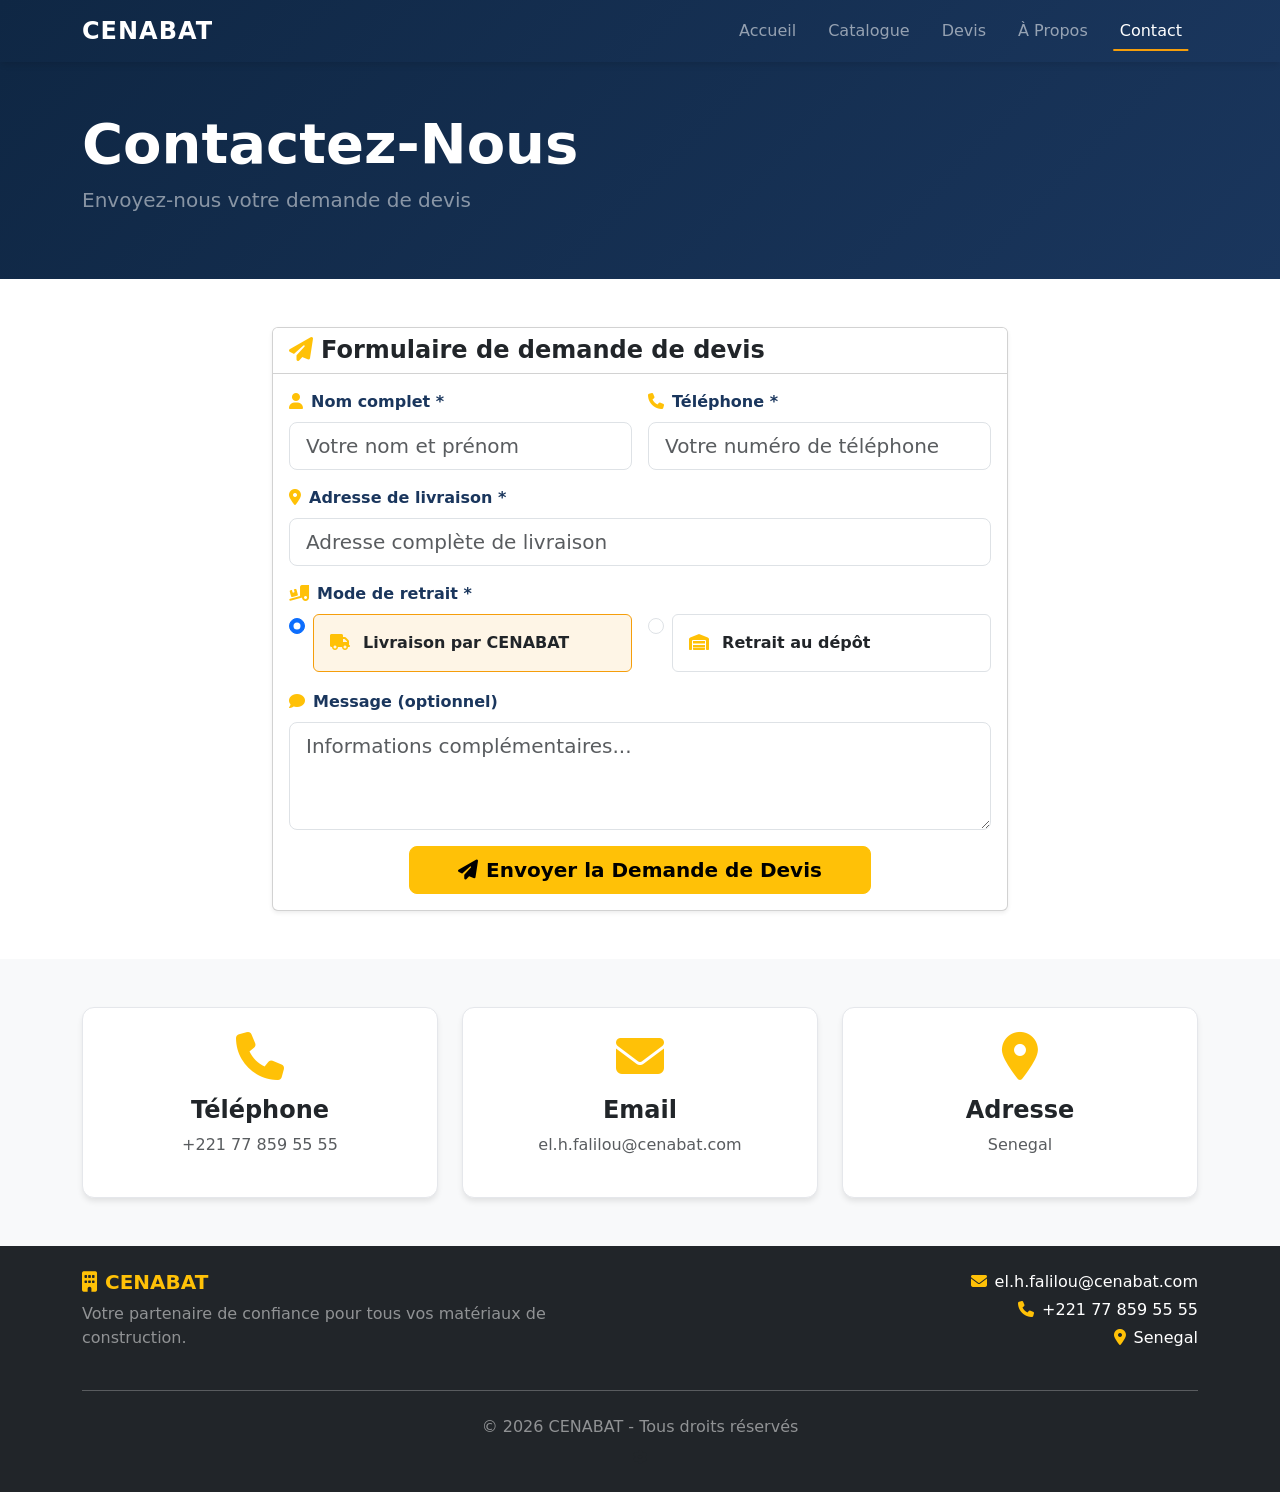
<file: contact.html>
<!DOCTYPE html>
<html lang="fr">
<head>
    <meta charset="UTF-8">
    <meta name="viewport" content="width=device-width, initial-scale=1.0">
    <title>Contact - CENABAT</title>
    <link rel="stylesheet" href="css/style.css">
    <link href="https://cdn.jsdelivr.net/npm/bootstrap@5.3.0/dist/css/bootstrap.min.css" rel="stylesheet">
    <link rel="stylesheet" href="https://cdnjs.cloudflare.com/ajax/libs/font-awesome/6.4.0/css/all.min.css">
</head>
<body>
    <!-- Navigation -->
    <nav class="navbar navbar-expand-lg navbar-dark bg-dark sticky-top">
        <div class="container">
            <a class="navbar-brand d-flex align-items-center fw-bold" href="#" aria-label="CENABAT">
                <span class="brand-name">CENABAT</span>
                <span class="visually-hidden">CENABAT</span>
            </a>
            <button class="navbar-toggler" type="button" data-bs-toggle="collapse" data-bs-target="#navbarNav">
                <span class="navbar-toggler-icon"></span>
            </button>
            <div class="collapse navbar-collapse" id="navbarNav">
                <ul class="navbar-nav ms-auto">
                    <li class="nav-item"><a class="nav-link" href="index.html">Accueil</a></li>
                    <li class="nav-item"><a class="nav-link" href="catalogue.html">Catalogue</a></li>
                    <li class="nav-item"><a class="nav-link" href="devis.html">Devis</a></li>
                    <li class="nav-item"><a class="nav-link" href="apropos.html">À Propos</a></li>
                    <li class="nav-item"><a class="nav-link active" href="contact.html">Contact</a></li>
                </ul>
            </div>
        </div>
    </nav>

    <!-- Header -->
    <section class="page-header bg-primary-custom py-5">
        <div class="container">
            <h1 class="display-4 fw-bold text-white">Contactez-Nous</h1>
            <p class="text-white-50 fs-5">Envoyez-nous votre demande de devis</p>
        </div>
    </section>

    <!-- Contact Form -->
    <section class="py-5">
        <div class="container">
            <div class="row justify-content-center">
                <div class="col-lg-8">
                    <div class="card shadow-sm">
                        <div class="card-header bg-white">
                            <h4 class="fw-bold mb-0"><i class="fas fa-paper-plane me-2 text-warning"></i>Formulaire de demande de devis</h4>
                        </div>
                        <div class="card-body">
                            <!-- Récapitulatif du devis si existant -->
                            <div id="devis-recap" class="alert alert-info d-none mb-4">
                                <h5><i class="fas fa-file-invoice me-2"></i>Votre devis en cours</h5>
                                <div id="devis-recap-items"></div>
                                <div class="mt-2">
                                    <strong>Total articles: </strong><span id="devis-recap-total">0</span>
                                </div>
                            </div>

                            <form id="devis-form">
                                <div class="row g-3">
                                    <div class="col-md-6">
                                        <label class="form-label fw-bold">
                                            <i class="fas fa-user text-warning me-2"></i>Nom complet *
                                        </label>
                                        <input type="text" class="form-control form-control-lg" required 
                                               placeholder="Votre nom et prénom" name="nom">
                                    </div>
                                    <div class="col-md-6">
                                        <label class="form-label fw-bold">
                                            <i class="fas fa-phone text-warning me-2"></i>Téléphone *
                                        </label>
                                        <input type="tel" class="form-control form-control-lg" required 
                                               placeholder="Votre numéro de téléphone" name="telephone">
                                    </div>
                                    <div class="col-12">
                                        <label class="form-label fw-bold">
                                            <i class="fas fa-map-marker-alt text-warning me-2"></i>Adresse de livraison *
                                        </label>
                                        <input type="text" class="form-control form-control-lg" required 
                                               placeholder="Adresse complète de livraison" name="adresse">
                                    </div>
                                    <div class="col-12">
                                        <label class="form-label fw-bold">
                                            <i class="fas fa-truck-loading text-warning me-2"></i>Mode de retrait *
                                        </label>
                                        <div class="row g-3">
                                            <div class="col-md-6">
                                                <div class="form-check form-check-inline w-100">
                                                    <input class="form-check-input" type="radio" 
                                                           name="modeRetrait" id="livraison" value="livraison" checked>
                                                    <label class="form-check-label w-100 p-3 border rounded" for="livraison">
                                                        <i class="fas fa-truck text-warning me-2"></i>
                                                        <strong>Livraison par CENABAT</strong>
                                                    </label>
                                                </div>
                                            </div>
                                            <div class="col-md-6">
                                                <div class="form-check form-check-inline w-100">
                                                    <input class="form-check-input" type="radio" 
                                                           name="modeRetrait" id="retrait" value="retrait">
                                                    <label class="form-check-label w-100 p-3 border rounded" for="retrait">
                                                        <i class="fas fa-warehouse text-warning me-2"></i>
                                                        <strong>Retrait au dépôt</strong>
                                                    </label>
                                                </div>
                                            </div>
                                        </div>
                                    </div>
                                    <div class="col-12">
                                        <label class="form-label fw-bold">
                                            <i class="fas fa-comment text-warning me-2"></i>Message (optionnel)
                                        </label>
                                        <textarea class="form-control form-control-lg" rows="3" 
                                                  placeholder="Informations complémentaires..." name="message"></textarea>
                                    </div>
                                    <div class="col-12 text-center">
                                        <button type="submit" class="btn btn-warning btn-lg fw-bold px-5">
                                            <i class="fas fa-paper-plane me-2"></i>Envoyer la Demande de Devis
                                        </button>
                                    </div>
                                </div>
                            </form>
                        </div>
                    </div>
                </div>
            </div>
        </div>
    </section>

    <!-- Contact Info -->
    <section class="py-5 bg-light">
        <div class="container">
            <div class="row g-4">
                <div class="col-md-4">
                    <div class="service-card text-center p-4">
                        <i class="fas fa-phone fa-3x text-warning mb-3"></i>
                        <h4 class="fw-bold">Téléphone</h4>
                        <p class="text-muted">+221 77 859 55 55</p>
                    </div>
                </div>
                <div class="col-md-4">
                    <div class="service-card text-center p-4">
                        <i class="fas fa-envelope fa-3x text-warning mb-3"></i>
                        <h4 class="fw-bold">Email</h4>
                        <p class="text-muted">el.h.falilou@cenabat.com</p>
                    </div>
                </div>
                <div class="col-md-4">
                    <div class="service-card text-center p-4">
                        <i class="fas fa-map-marker-alt fa-3x text-warning mb-3"></i>
                        <h4 class="fw-bold">Adresse</h4>
                        <p class="text-muted">Senegal</p>
                    </div>
                </div>
            </div>
        </div>
    </section>

    <!-- Footer -->
    <footer class="bg-dark text-white py-4">
        <div class="container">
            <div class="row">
                <div class="col-md-6">
                    <h5 class="fw-bold text-warning"><i class="fas fa-building me-2"></i>CENABAT</h5>
                    <p class="text-white-50">Votre partenaire de confiance pour tous vos matériaux de construction.</p>
                </div>
                <div class="col-md-6 text-md-end">
                    <p class="mb-1"><i class="fas fa-envelope text-warning me-2"></i>el.h.falilou@cenabat.com</p>
                    <p class="mb-1"><i class="fas fa-phone text-warning me-2"></i>+221 77 859 55 55</p>
                    <p><i class="fas fa-map-marker-alt text-warning me-2"></i>Senegal</p>
                </div>
            </div>
            <hr class="my-4">
            <div class="row">
                <div class="col-12 text-center">
                    <p class="text-white-50 mb-0">&copy; 2026 CENABAT - Tous droits réservés</p>
                    <small class="text-muted d-block mt-2"><a href="admin.html" class="text-muted" style="text-decoration: none;"><i class="fas fa-cog"></i></a></small>
                </div>
            </div>
        </div>
    </footer>

    <!-- Modal Confirmation -->
    <div class="modal fade" id="confirmModal" tabindex="-1">
        <div class="modal-dialog modal-dialog-centered">
            <div class="modal-content">
                <div class="modal-header bg-success text-white">
                    <h5 class="modal-title fw-bold">
                        <i class="fas fa-check-circle me-2"></i>Devis Envoyé !
                    </h5>
                    <button type="button" class="btn-close btn-close-white" data-bs-dismiss="modal"></button>
                </div>
                <div class="modal-body text-center py-4">
                    <i class="fas fa-check-circle text-success fa-4x mb-3"></i>
                    <h4>Votre demande de devis a été envoyée avec succès !</h4>
                    <p class="text-muted">Notre équipe vous contactera dans les plus brefs délais.</p>
                </div>
                <div class="modal-footer justify-content-center">
                    <button type="button" class="btn btn-success" data-bs-dismiss="modal">
                        <i class="fas fa-thumbs-up me-2"></i>Merci !
                    </button>
                </div>
            </div>
        </div>
    </div>

    <script src="https://cdn.jsdelivr.net/npm/bootstrap@5.3.0/dist/js/bootstrap.bundle.min.js"></script>
    <script src="js/app.js"></script>
    <script>
        // Script spécifique pour la page contact
        document.addEventListener('DOMContentLoaded', function() {
            // Afficher le récapitulatif du devis si des produits sont sélectionnés
            if (cart.length > 0) {
                const recapDiv = document.getElementById('devis-recap');
                const recapItems = document.getElementById('devis-recap-items');
                const recapTotal = document.getElementById('devis-recap-total');
                
                recapDiv.classList.remove('d-none');
                recapItems.innerHTML = cart.map(item => `
                    <div class="d-flex justify-content-between">
                        <span>${item.name}</span>
                        <span class="fw-bold">×${item.quantity}</span>
                    </div>
                `).join('');
                
                const total = cart.reduce((sum, item) => sum + item.quantity, 0);
                recapTotal.textContent = total;
            }
            
            // Gestion du formulaire
            const form = document.getElementById('devis-form');
            form.addEventListener('submit', function(e) {
                e.preventDefault();
                
                if (cart.length === 0) {
                    alert('Veuillez d\'abord ajouter des produits à votre devis depuis le catalogue.');
                    window.location.href = 'catalogue.html';
                    return;
                }
                
                // Collecter les données
                const formData = new FormData(form);
                const devisData = {
                    client: {
                        nom: formData.get('nom'),
                        telephone: formData.get('telephone'),
                        adresse: formData.get('adresse'),
                        modeRetrait: form.querySelector('input[name="modeRetrait"]:checked').value,
                        message: formData.get('message')
                    },
                    produits: cart,
                    totalArticles: cart.reduce((sum, item) => sum + item.quantity, 0)
                };
                
                console.log('Données du devis:', devisData);
                
                // Afficher le modal de confirmation
                const confirmModal = new bootstrap.Modal(document.getElementById('confirmModal'));
                confirmModal.show();
                
                // Vider le panier
                cart = [];
                updateCartUI();
                
                // Réinitialiser le formulaire
                form.reset();
            });
        });
    </script>
</body>
</html>
</file>
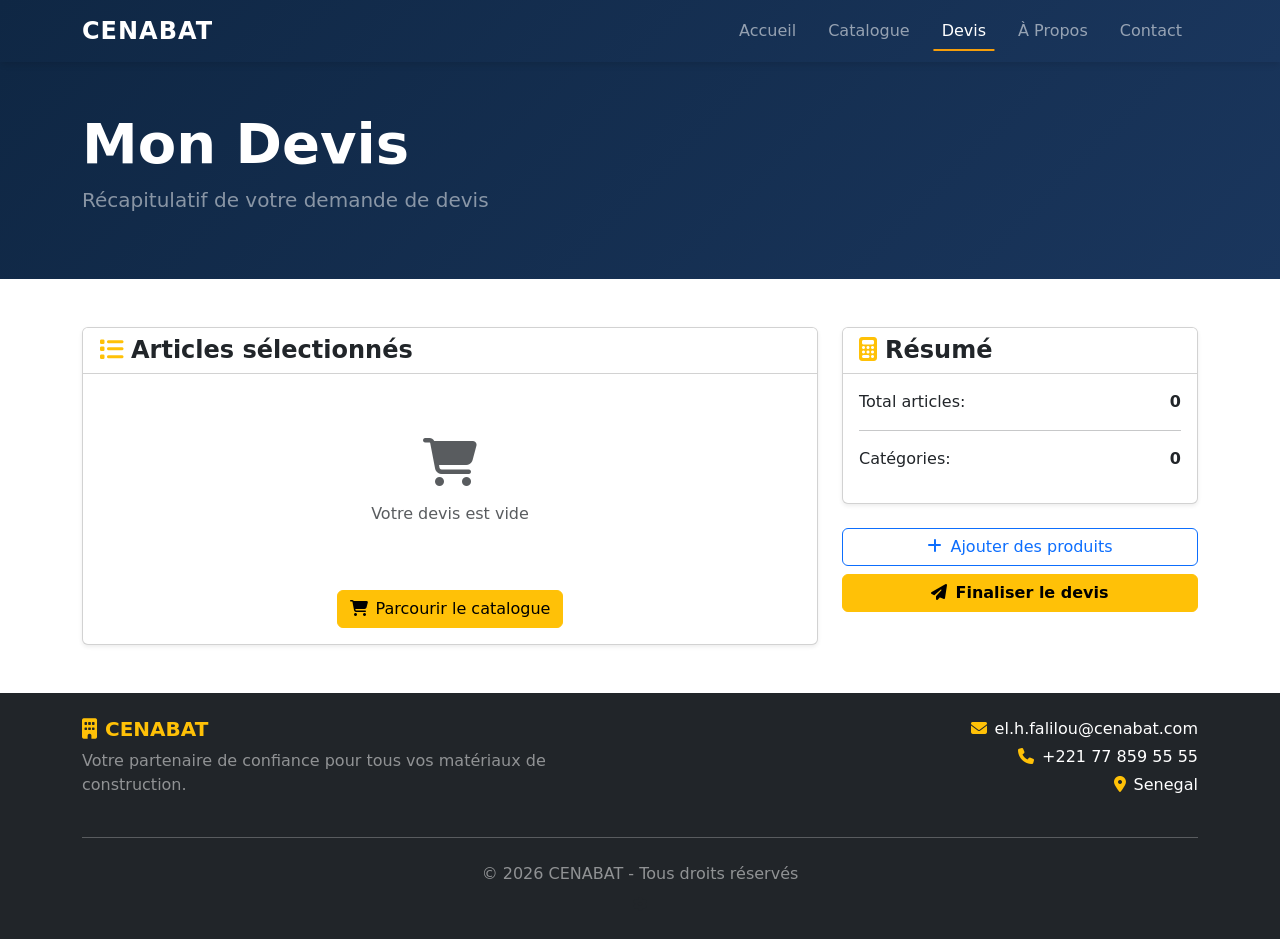
<file: devis.html>
<!DOCTYPE html>
<html lang="fr">
<head>
    <meta charset="UTF-8">
    <meta name="viewport" content="width=device-width, initial-scale=1.0">
    <title>Mon Devis - CENABAT</title>
    <link rel="stylesheet" href="css/style.css">
    <link href="https://cdn.jsdelivr.net/npm/bootstrap@5.3.0/dist/css/bootstrap.min.css" rel="stylesheet">
    <link rel="stylesheet" href="https://cdnjs.cloudflare.com/ajax/libs/font-awesome/6.4.0/css/all.min.css">
</head>
<body>
    <!-- Navigation -->
    <nav class="navbar navbar-expand-lg navbar-dark bg-dark sticky-top">
        <div class="container">
            <a class="navbar-brand d-flex align-items-center fw-bold" href="#" aria-label="CENABAT">
                <span class="brand-name">CENABAT</span>
                <span class="visually-hidden">CENABAT</span>
            </a>
            <button class="navbar-toggler" type="button" data-bs-toggle="collapse" data-bs-target="#navbarNav">
                <span class="navbar-toggler-icon"></span>
            </button>
            <div class="collapse navbar-collapse" id="navbarNav">
                <ul class="navbar-nav ms-auto">
                    <li class="nav-item"><a class="nav-link" href="index.html">Accueil</a></li>
                    <li class="nav-item"><a class="nav-link" href="catalogue.html">Catalogue</a></li>
                    <li class="nav-item"><a class="nav-link active" href="devis.html">Devis</a></li>
                    <li class="nav-item"><a class="nav-link" href="apropos.html">À Propos</a></li>
                    <li class="nav-item"><a class="nav-link" href="contact.html">Contact</a></li>
                </ul>
            </div>
        </div>
    </nav>

    <!-- Header -->
    <section class="page-header bg-primary-custom py-5">
        <div class="container">
            <h1 class="display-4 fw-bold text-white">Mon Devis</h1>
            <p class="text-white-50 fs-5">Récapitulatif de votre demande de devis</p>
        </div>
    </section>

    <!-- Devis -->
    <section class="py-5">
        <div class="container">
            <div class="row">
                <!-- Liste des produits -->
                <div class="col-lg-8">
                    <div class="card shadow-sm">
                        <div class="card-header bg-white">
                            <h4 class="fw-bold mb-0"><i class="fas fa-list me-2 text-warning"></i>Articles sélectionnés</h4>
                        </div>
                        <div class="card-body">
                            <div id="devis-items">
                                <p class="text-center text-muted py-5">
                                    <i class="fas fa-shopping-cart fa-3x mb-3 d-block"></i>
                                    Votre devis est vide
                                </p>
                            </div>
                        </div>
                    </div>
                </div>

                <!-- Résumé -->
                <div class="col-lg-4">
                    <div class="card shadow-sm mb-4">
                        <div class="card-header bg-white">
                            <h4 class="fw-bold mb-0"><i class="fas fa-calculator me-2 text-warning"></i>Résumé</h4>
                        </div>
                        <div class="card-body">
                            <div class="d-flex justify-content-between mb-3">
                                <span>Total articles:</span>
                                <span class="fw-bold" id="devis-total-items">0</span>
                            </div>
                            <hr>
                            <div class="d-flex justify-content-between mb-3">
                                <span>Catégories:</span>
                                <span class="fw-bold" id="devis-categories">0</span>
                            </div>
                        </div>
                    </div>

                    <div class="d-grid gap-2">
                        <a href="catalogue.html" class="btn btn-outline-primary">
                            <i class="fas fa-plus me-2"></i>Ajouter des produits
                        </a>
                        <button class="btn btn-warning fw-bold" id="finaliser-devis">
                            <i class="fas fa-paper-plane me-2"></i>Finaliser le devis
                        </button>
                    </div>
                </div>
            </div>
        </div>
    </section>

    <!-- Footer -->
    <footer class="bg-dark text-white py-4">
        <div class="container">
            <div class="row">
                <div class="col-md-6">
                    <h5 class="fw-bold text-warning"><i class="fas fa-building me-2"></i>CENABAT</h5>
                    <p class="text-white-50">Votre partenaire de confiance pour tous vos matériaux de construction.</p>
                </div>
                <div class="col-md-6 text-md-end">
                    <p class="mb-1"><i class="fas fa-envelope text-warning me-2"></i>el.h.falilou@cenabat.com</p>
                    <p class="mb-1"><i class="fas fa-phone text-warning me-2"></i>+221 77 859 55 55</p>
                    <p><i class="fas fa-map-marker-alt text-warning me-2"></i>Senegal</p>
                </div>
            </div>
            <hr class="my-4">
            <div class="row">
                <div class="col-12 text-center">
                    <p class="text-white-50 mb-0">&copy; 2026 CENABAT - Tous droits réservés</p>
                    <small class="text-muted d-block mt-2"><a href="admin.html" class="text-muted" style="text-decoration: none;"><i class="fas fa-cog"></i></a></small>
                </div>
            </div>
        </div>
    </footer>

    <script src="https://cdn.jsdelivr.net/npm/bootstrap@5.3.0/dist/js/bootstrap.bundle.min.js"></script>
    <script src="js/app.js"></script>
    <script>
        // Script spécifique pour la page devis
        document.addEventListener('DOMContentLoaded', function() {
            updateDevisPage();
            
            document.getElementById('finaliser-devis').addEventListener('click', function() {
                if (cart.length === 0) {
                    alert('Votre devis est vide. Ajoutez des produits depuis le catalogue.');
                    return;
                }
                window.location.href = 'contact.html';
            });
        });

        function updateDevisPage() {
            const itemsContainer = document.getElementById('devis-items');
            const totalItems = document.getElementById('devis-total-items');
            const categoriesCount = document.getElementById('devis-categories');
            
            if (cart.length === 0) {
                itemsContainer.innerHTML = `
                    <p class="text-center text-muted py-5">
                        <i class="fas fa-shopping-cart fa-3x mb-3 d-block"></i>
                        Votre devis est vide
                    </p>
                    <div class="text-center">
                        <a href="catalogue.html" class="btn btn-warning">
                            <i class="fas fa-shopping-cart me-2"></i>Parcourir le catalogue
                        </a>
                    </div>
                `;
                totalItems.textContent = '0';
                categoriesCount.textContent = '0';
            } else {
                const uniqueCategories = [...new Set(cart.map(item => item.category))].length;
                
                itemsContainer.innerHTML = cart.map(item => `
                    <div class="devis-item d-flex align-items-center p-3 mb-3 bg-light rounded">
                        <div class="devis-item-icon me-3">
                            <i class="fas ${item.icon} fa-lg"></i>
                        </div>
                        <div class="flex-grow-1">
                            <h6 class="mb-1">${item.name}</h6>
                            <small class="text-muted">${item.categoryLabel}</small>
                        </div>
                        <div class="text-end">
                            <div class="fw-bold text-warning">× ${item.quantity}</div>
                            <button class="btn btn-sm btn-outline-danger" onclick="removeFromCart(${item.id}); updateDevisPage();">
                                <i class="fas fa-trash"></i>
                            </button>
                        </div>
                    </div>
                `).join('');
                
                const total = cart.reduce((sum, item) => sum + item.quantity, 0);
                totalItems.textContent = total;
                categoriesCount.textContent = uniqueCategories;
            }
        }
    </script>
</body>
</html>
</file>
<file: css/style.css>
/* ================================================
   CENABAT - Styles Professionnels
   Palette: Bleu foncé (#1a365d) + Orange (#f59e0b)
   ================================================ */

/* === Variables CSS === */
:root {
    --primary-blue: #1a365d;
    --primary-dark: #0f2744;
    --accent-orange: #f59e0b;
    --accent-light: #fbbf24;
    --gray-100: #f3f4f6;
    --gray-200: #e5e7eb;
    --gray-600: #4b5563;
    --gray-800: #1f2937;
    --white: #ffffff;
    --shadow-sm: 0 1px 2px 0 rgba(0, 0, 0, 0.05);
    --shadow-md: 0 4px 6px -1px rgba(0, 0, 0, 0.1);
    --shadow-lg: 0 10px 15px -3px rgba(0, 0, 0, 0.1);
    --transition: all 0.3s ease;
}

/* === Reset & Base === */
* {
    margin: 0;
    padding: 0;
    box-sizing: border-box;
}

html {
    scroll-behavior: smooth;
}

body {
    font-family: 'Segoe UI', Tahoma, Geneva, Verdana, sans-serif;
    color: var(--gray-800);
    background-color: var(--white);
    line-height: 1.6;
}

/* === Navigation === */
.navbar {
    background: linear-gradient(135deg, var(--primary-dark) 0%, var(--primary-blue) 100%) !important;
    padding: 1rem 0;
    box-shadow: var(--shadow-md);
}

.navbar-brand {
    font-size: 1.5rem !important;
    letter-spacing: 0.5px;
}

.navbar-brand img.navbar-logo {
    height: 40px;
    width: auto;
    margin-right: 0.75rem;
}

.brand-name {
    font-size: 1.5rem;
    font-weight: 700;
    color: var(--white);
    text-transform: uppercase;
    letter-spacing: 1px;
    margin: 0;
}

.navbar-brand i {
    font-size: 1.8rem;
}

.nav-link {
    font-weight: 500;
    padding: 0.5rem 1rem !important;
    transition: var(--transition);
    position: relative;
}

.nav-link::after {
    content: '';
    position: absolute;
    bottom: 0;
    left: 50%;
    width: 0;
    height: 2px;
    background: var(--accent-orange);
    transition: var(--transition);
    transform: translateX(-50%);
}

.nav-link:hover::after,
.nav-link.active::after {
    width: 80%;
}

/* === Hero Section === */
.hero-section {
    background: linear-gradient(135deg, var(--primary-dark) 0%, var(--primary-blue) 50%, #2563eb 100%);
    min-height: 100vh;
    display: flex;
    align-items: center;
    position: relative;
    overflow: hidden;
}

.hero-section::before {
    content: '';
    position: absolute;
    top: 0;
    left: 0;
    right: 0;
    bottom: 0;
    background: url("data:image/svg+xml,%3Csvg width='60' height='60' viewBox='0 0 60 60' xmlns='http://www.w3.org/2000/svg'%3E%3Cg fill='none' fill-rule='evenodd'%3E%3Cg fill='%23ffffff' fill-opacity='0.05'%3E%3Cpath d='M36 34v-4h-2v4h-4v2h4v4h2v-4h4v-2h-4zm0-30V0h-2v4h-4v2h4v4h2V6h4V4h-4zM6 34v-4H4v4H0v2h4v4h2v-4h4v-2H6zM6 4V0H4v4H0v2h4v4h2V6h4V4H6z'/%3E%3C/g%3E%3C/g%3E%3C/svg%3E");
    opacity: 0.5;
}

.hero-icon {
    font-size: 15rem;
    color: rgba(255, 255, 255, 0.1);
    animation: float 6s ease-in-out infinite;
}

@keyframes float {
    0%, 100% { transform: translateY(0); }
    50% { transform: translateY(-20px); }
}

/* === Section Titles === */
.section-title {
    color: var(--primary-blue);
    position: relative;
    display: inline-block;
}

.divider {
    width: 80px;
    height: 4px;
    background: linear-gradient(90deg, var(--accent-orange), var(--accent-light));
    border-radius: 2px;
    margin-top: 1rem;
}

/* === About Section === */
.stat-card {
    background: var(--white);
    border-radius: 12px;
    box-shadow: var(--shadow-md);
    transition: var(--transition);
    border: 1px solid var(--gray-200);
}

.stat-card:hover {
    transform: translateY(-5px);
    box-shadow: var(--shadow-lg);
}

.stat-card h4 {
    color: var(--primary-blue);
    font-size: 2rem;
}

/* === Category Filters === */
.category-filters {
    padding: 0.5rem;
}

.category-filters .btn {
    border-radius: 25px;
    padding: 0.5rem 1.5rem;
    font-weight: 500;
    transition: var(--transition);
}

.category-filters .btn.active,
.category-filters .btn:hover {
    background: var(--primary-blue);
    color: var(--white);
    border-color: var(--primary-blue);
}

/* === Product Cards === */
.product-card {
    background: var(--white);
    border-radius: 12px;
    overflow: hidden;
    box-shadow: var(--shadow-sm);
    transition: var(--transition);
    border: 1px solid var(--gray-200);
    height: 100%;
    display: flex;
    flex-direction: column;
}

.product-card:hover {
    transform: translateY(-5px);
    box-shadow: var(--shadow-lg);
}

.product-image {
    height: 180px;
    background: linear-gradient(135deg, var(--gray-100) 0%, var(--gray-200) 100%);
    display: flex;
    align-items: center;
    justify-content: center;
    position: relative;
    overflow: hidden;
}

.product-image i {
    font-size: 4rem;
    color: var(--primary-blue);
    opacity: 0.5;
}

.product-category-badge {
    position: absolute;
    top: 10px;
    right: 10px;
    background: var(--accent-orange);
    color: var(--white);
    padding: 0.25rem 0.75rem;
    border-radius: 20px;
    font-size: 0.75rem;
    font-weight: 600;
}

.product-body {
    padding: 1.25rem;
    flex: 1;
    display: flex;
    flex-direction: column;
}

.product-title {
    font-size: 1.1rem;
    font-weight: 600;
    color: var(--primary-blue);
    margin-bottom: 0.5rem;
}

.product-description {
    color: var(--gray-600);
    font-size: 0.9rem;
    margin-bottom: 1rem;
    flex: 1;
}

.product-quantity {
    display: flex;
    align-items: center;
    gap: 0.5rem;
    margin-bottom: 1rem;
}

.product-quantity label {
    font-weight: 500;
    font-size: 0.9rem;
    color: var(--gray-600);
}

.quantity-input {
    width: 80px;
    padding: 0.5rem;
    border: 1px solid var(--gray-200);
    border-radius: 8px;
    text-align: center;
    font-weight: 600;
}

.quantity-input:focus {
    outline: none;
    border-color: var(--accent-orange);
    box-shadow: 0 0 0 3px rgba(245, 158, 11, 0.2);
}

.btn-add-devis {
    width: 100%;
    background: var(--primary-blue);
    color: var(--white);
    border: none;
    padding: 0.75rem;
    border-radius: 8px;
    font-weight: 600;
    transition: var(--transition);
    display: flex;
    align-items: center;
    justify-content: center;
    gap: 0.5rem;
}

.btn-add-devis:hover {
    background: var(--primary-dark);
    transform: scale(1.02);
}

.btn-add-devis.added {
    background: #10b981;
}

/* === Partner Cards === */
.partner-card {
    background: var(--white);
    border-radius: 12px;
    box-shadow: var(--shadow-md);
    transition: var(--transition);
    border: 1px solid var(--gray-200);
}

.partner-card:hover {
    transform: translateY(-5px);
    box-shadow: var(--shadow-lg);
}

.partner-logo {
    height: 100px;
    display: flex;
    align-items: center;
    justify-content: center;
}

/* === Contact Form === */
.contact-form {
    border-radius: 12px;
    border: 1px solid var(--gray-200);
}

.form-label {
    color: var(--primary-blue);
    margin-bottom: 0.5rem;
}

.form-control:focus {
    border-color: var(--accent-orange);
    box-shadow: 0 0 0 3px rgba(245, 158, 11, 0.2);
}

.form-check-input:checked {
    background-color: var(--accent-orange);
    border-color: var(--accent-orange);
}

.form-check-label {
    cursor: pointer;
    transition: var(--transition);
}

.form-check-label:hover {
    border-color: var(--accent-orange) !important;
}

.form-check-input:checked + .form-check-label {
    background: rgba(245, 158, 11, 0.1);
    border-color: var(--accent-orange) !important;
}

/* === Floating Cart Button === */
.floating-cart-btn {
    position: fixed;
    bottom: 30px;
    right: 30px;
    width: 70px;
    height: 70px;
    background: linear-gradient(135deg, var(--accent-orange) 0%, var(--accent-light) 100%);
    border: none;
    border-radius: 50%;
    color: var(--white);
    font-size: 1.5rem;
    box-shadow: var(--shadow-lg);
    cursor: pointer;
    transition: var(--transition);
    z-index: 1000;
    display: flex;
    align-items: center;
    justify-content: center;
}

.floating-cart-btn:hover {
    transform: scale(1.1);
    box-shadow: 0 15px 30px rgba(245, 158, 11, 0.4);
}

.cart-badge {
    position: absolute;
    top: -5px;
    right: -5px;
    background: var(--primary-blue);
    color: var(--white);
    width: 28px;
    height: 28px;
    border-radius: 50%;
    display: flex;
    align-items: center;
    justify-content: center;
    font-size: 0.9rem;
    font-weight: 700;
    border: 2px solid var(--white);
}

/* === Modal Styles === */
.modal-header {
    border-bottom: none;
    padding: 1.5rem;
}

.modal-body {
    padding: 1.5rem;
}

.modal-footer {
    border-top: none;
    padding: 1rem 1.5rem;
}

.modal-content {
    border-radius: 12px;
    overflow: hidden;
}

/* === Cart Items === */
.cart-item {
    display: flex;
    align-items: center;
    padding: 1rem;
    background: var(--gray-100);
    border-radius: 8px;
    margin-bottom: 1rem;
}

.cart-item-icon {
    width: 50px;
    height: 50px;
    background: var(--primary-blue);
    border-radius: 8px;
    display: flex;
    align-items: center;
    justify-content: center;
    color: var(--white);
    font-size: 1.25rem;
    margin-right: 1rem;
}

.cart-item-details {
    flex: 1;
}

.cart-item-title {
    font-weight: 600;
    color: var(--primary-blue);
    margin-bottom: 0.25rem;
}

.cart-item-quantity {
    color: var(--gray-600);
    font-size: 0.9rem;
}

.cart-item-remove {
    background: none;
    border: none;
    color: #ef4444;
    cursor: pointer;
    padding: 0.5rem;
    transition: var(--transition);
}

.cart-item-remove:hover {
    transform: scale(1.2);
}

/* === Animations === */
@keyframes fadeIn {
    from { opacity: 0; transform: translateY(20px); }
    to { opacity: 1; transform: translateY(0); }
}

.product-card {
    animation: fadeIn 0.5s ease forwards;
}

.product-card:nth-child(1) { animation-delay: 0.1s; }
.product-card:nth-child(2) { animation-delay: 0.2s; }
.product-card:nth-child(3) { animation-delay: 0.3s; }
.product-card:nth-child(4) { animation-delay: 0.4s; }
.product-card:nth-child(5) { animation-delay: 0.5s; }
.product-card:nth-child(6) { animation-delay: 0.6s; }

/* === Responsive Design === */
@media (max-width: 991px) {
    .hero-section {
        min-height: auto;
        padding: 100px 0 60px;
    }
    
    .hero-icon {
        font-size: 8rem;
        margin-top: 2rem;
    }
    
    .display-3 {
        font-size: 2.5rem !important;
    }
}

@media (max-width: 767px) {
    .navbar-brand {
        font-size: 1.2rem !important;
    }
    
    .section-title {
        font-size: 2rem !important;
    }
    
    .floating-cart-btn {
        width: 60px;
        height: 60px;
        font-size: 1.25rem;
        bottom: 20px;
        right: 20px;
    }
    
    .cart-badge {
        width: 24px;
        height: 24px;
        font-size: 0.8rem;
    }
    
    .category-filters .btn {
        padding: 0.4rem 1rem;
        font-size: 0.85rem;
    }
}

@media (max-width: 575px) {
    .hero-section {
        padding: 80px 0 40px;
    }
    
    .display-3 {
        font-size: 2rem !important;
    }
    
    .lead {
        font-size: 1rem !important;
    }
    
    .btn-lg {
        padding: 0.6rem 1rem;
        font-size: 0.9rem;
    }
    
    .product-image {
        height: 150px;
    }
    
    .product-image i {
        font-size: 3rem;
    }
}

/* === Page Header === */
.page-header {
    background: linear-gradient(135deg, var(--primary-dark) 0%, var(--primary-blue) 100%);
    padding: 60px 0;
}

/* === Service Cards === */
.service-card {
    background: var(--white);
    border-radius: 12px;
    box-shadow: var(--shadow-md);
    transition: var(--transition);
    border: 1px solid var(--gray-200);
}

.service-card:hover {
    transform: translateY(-5px);
    box-shadow: var(--shadow-lg);
}

/* === Category Cards === */
.category-card {
    background: var(--white);
    border-radius: 12px;
    box-shadow: var(--shadow-sm);
    transition: var(--transition);
    border: 1px solid var(--gray-200);
}

.category-card:hover {
    transform: translateY(-5px);
    box-shadow: var(--shadow-md);
    border-color: var(--accent-orange);
}

.category-card i {
    color: var(--primary-blue);
}

.category-card:hover i {
    color: var(--accent-orange);
}

/* === Devis Items === */
.devis-item {
    background: var(--gray-100);
    transition: var(--transition);
}

.devis-item:hover {
    background: var(--gray-200);
}

.devis-item-icon {
    width: 50px;
    height: 50px;
    background: var(--primary-blue);
    border-radius: 8px;
    display: flex;
    align-items: center;
    justify-content: center;
    color: var(--white);
}

/* === Utility Classes === */
.bg-primary-custom {
    background-color: var(--primary-blue);
}

.text-primary-custom {
    color: var(--primary-blue);
}

.bg-accent-custom {
    background-color: var(--accent-orange);
}

.text-accent-custom {
    color: var(--accent-orange);
}
</file>
